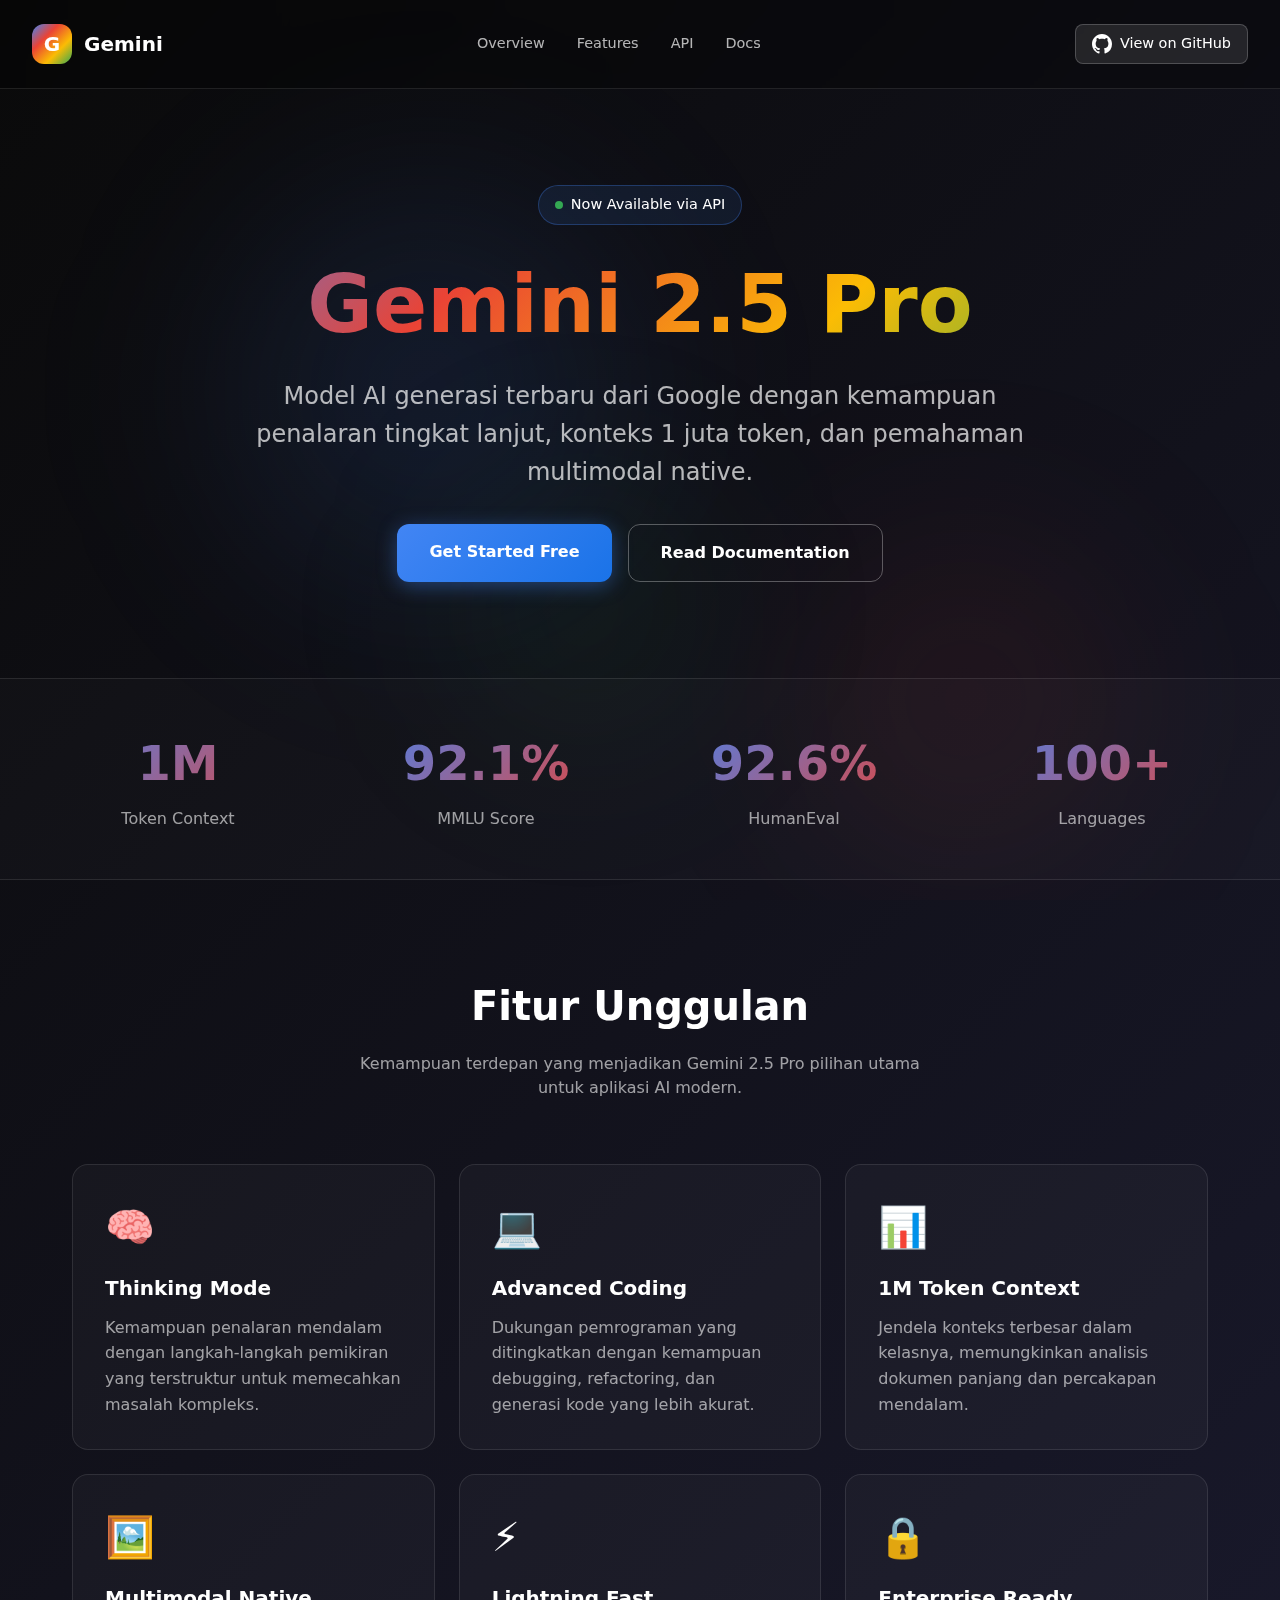
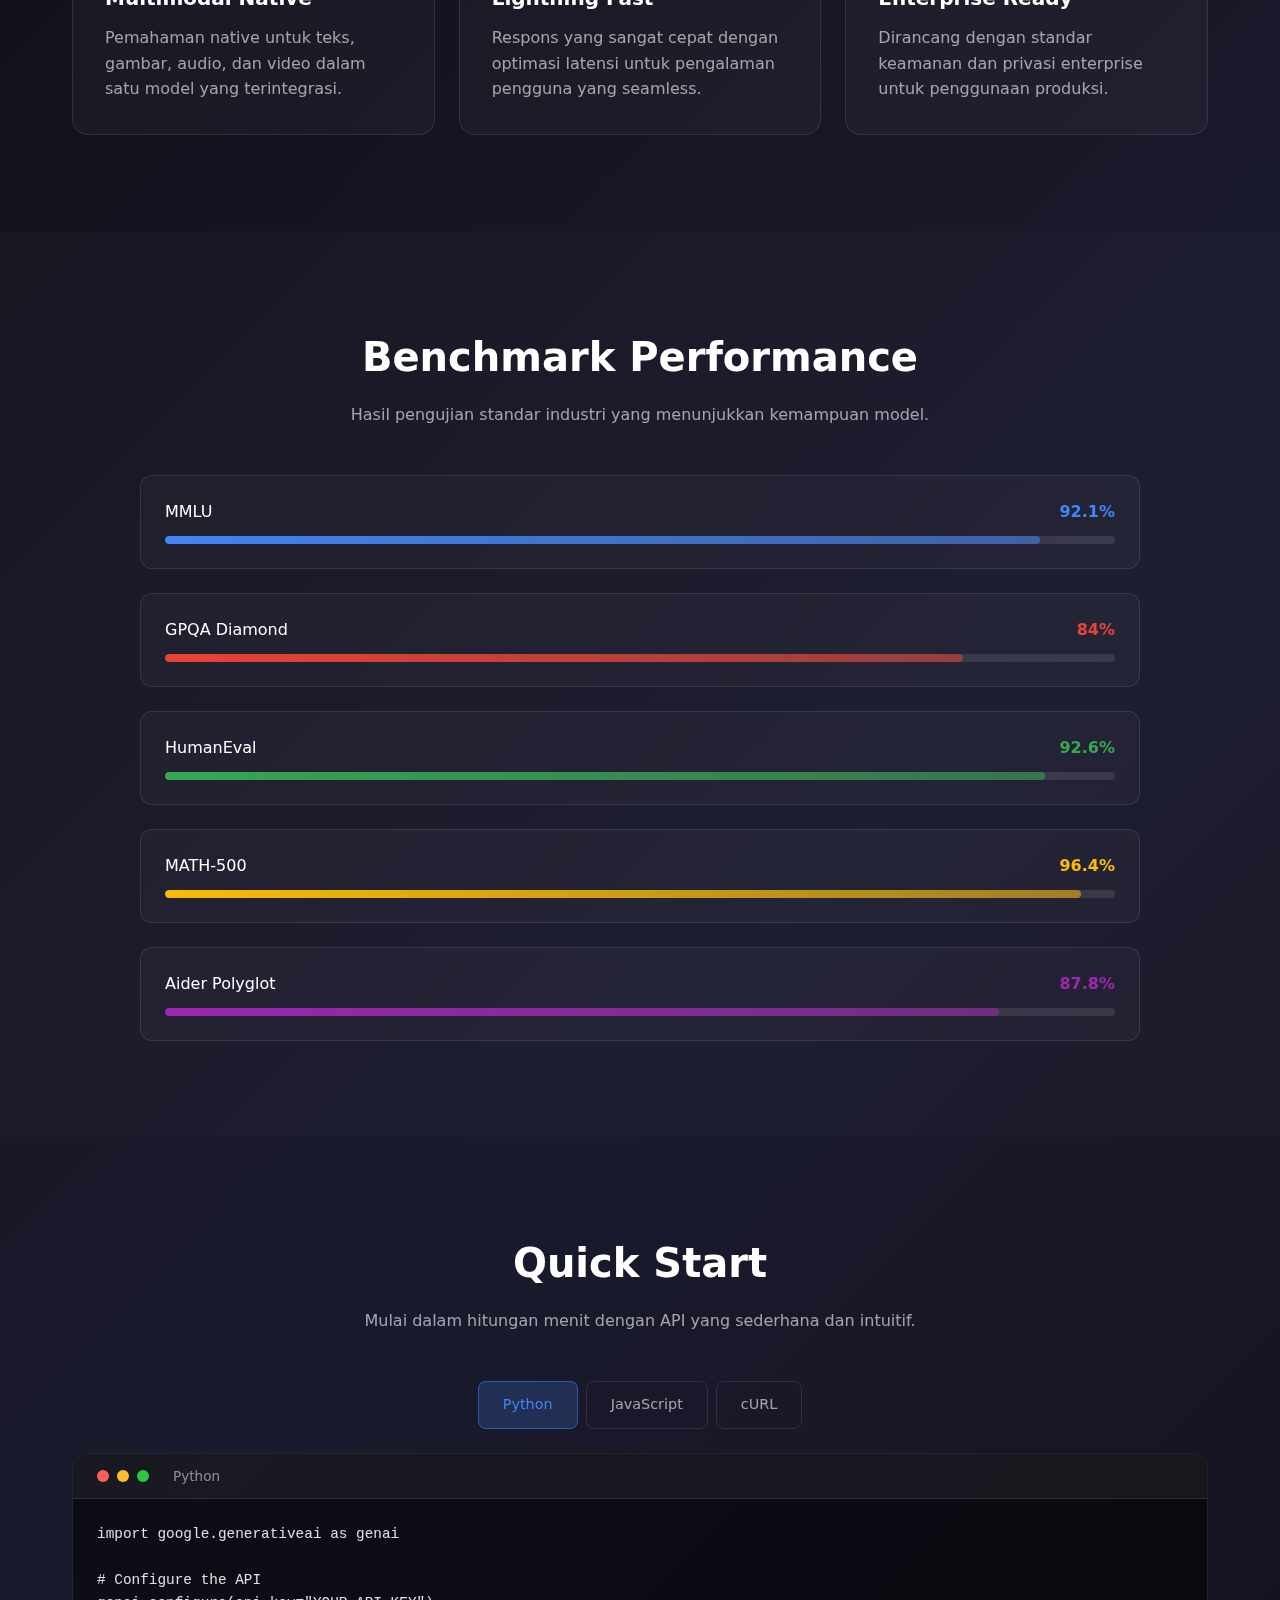
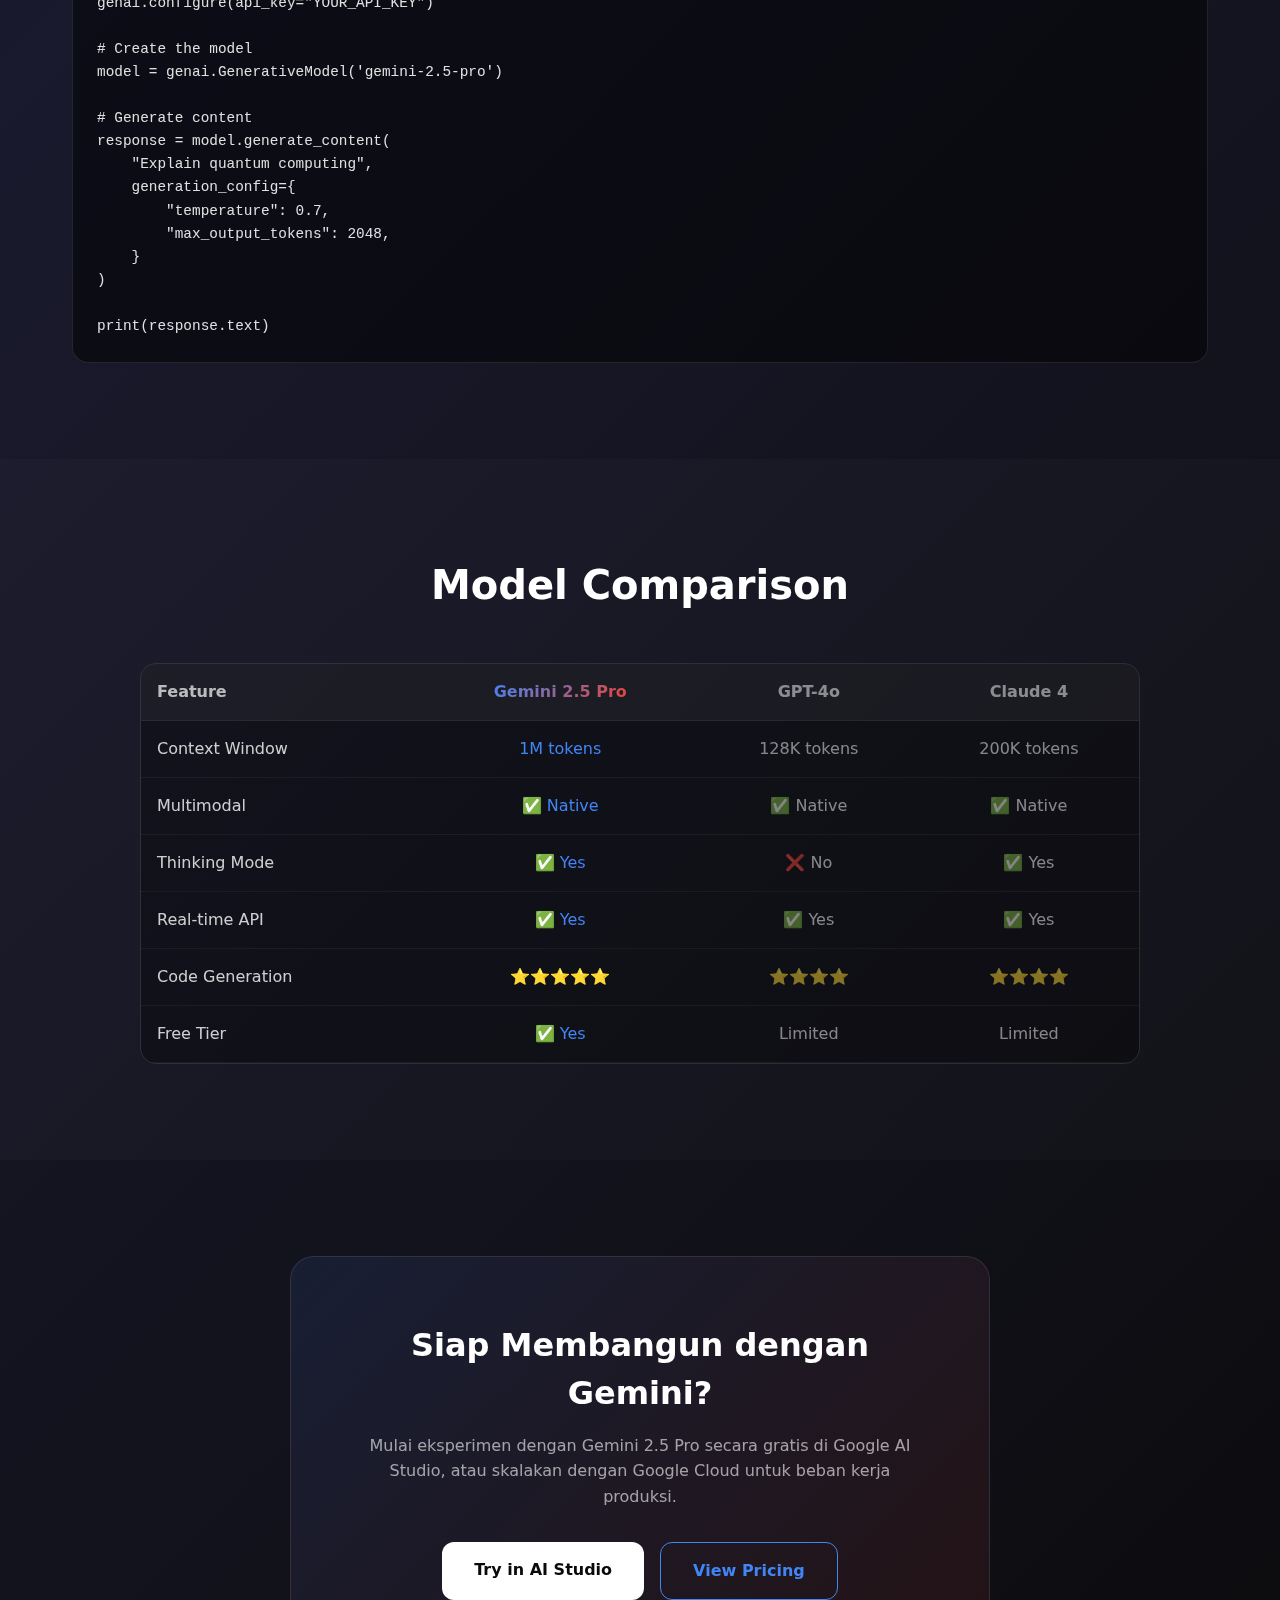
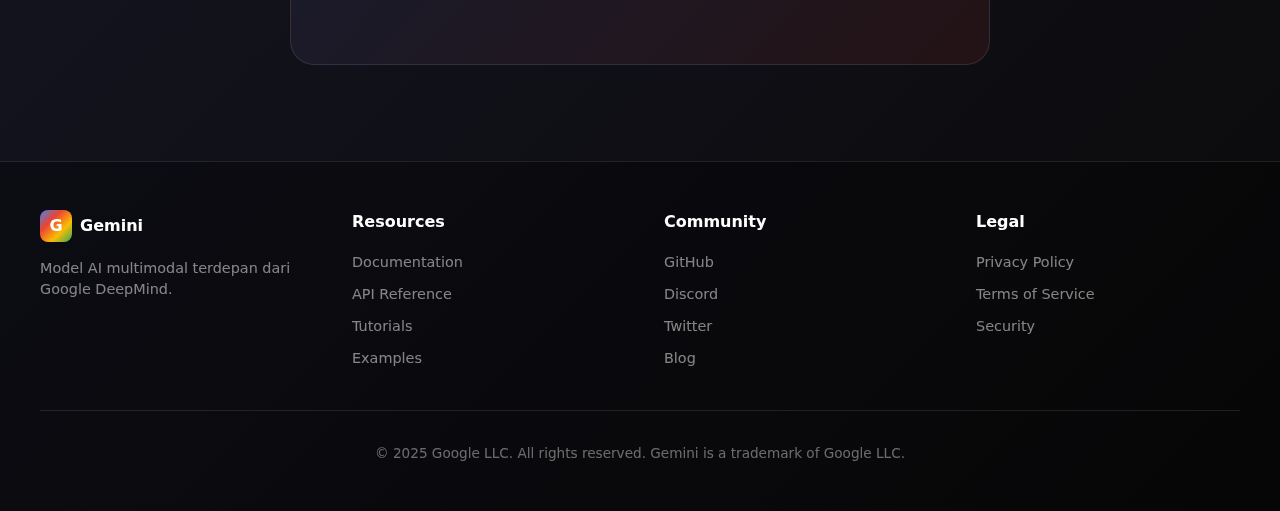
<file: index.html>
<!DOCTYPE html><!--3S3O3xPqsuQMFTsz2J3DB--><html lang="en"><head><meta charSet="utf-8"/><meta name="viewport" content="width=device-width, initial-scale=1"/><link rel="preload" href="/_next/static/media/797e433ab948586e-s.p.dbea232f.woff2" as="font" crossorigin="" type="font/woff2"/><link rel="preload" href="/_next/static/media/caa3a2e1cccd8315-s.p.853070df.woff2" as="font" crossorigin="" type="font/woff2"/><link rel="stylesheet" href="/_next/static/chunks/d32bd2527de8cbc5.css" data-precedence="next"/><link rel="preload" as="script" fetchPriority="low" href="/_next/static/chunks/c39637bc9d8cb116.js"/><script src="/_next/static/chunks/771dedee3f5e1621.js" async=""></script><script src="/_next/static/chunks/e461e3027eb348df.js" async=""></script><script src="/_next/static/chunks/turbopack-e912185b864304f5.js" async=""></script><script src="/_next/static/chunks/2f236954d6a65e12.js" async=""></script><script src="/_next/static/chunks/e0d8850ff5d473f5.js" async=""></script><script src="/_next/static/chunks/67b3d73019b24e24.js" async=""></script><meta name="next-size-adjust" content=""/><title>Z.ai Code Scaffold - AI-Powered Development</title><meta name="description" content="Modern Next.js scaffold optimized for AI-powered development with Z.ai. Built with TypeScript, Tailwind CSS, and shadcn/ui."/><meta name="author" content="Z.ai Team"/><meta name="keywords" content="Z.ai,Next.js,TypeScript,Tailwind CSS,shadcn/ui,AI development,React"/><meta property="og:title" content="Z.ai Code Scaffold"/><meta property="og:description" content="AI-powered development with modern React stack"/><meta property="og:url" content="https://chat.z.ai"/><meta property="og:site_name" content="Z.ai"/><meta property="og:type" content="website"/><meta name="twitter:card" content="summary_large_image"/><meta name="twitter:title" content="Z.ai Code Scaffold"/><meta name="twitter:description" content="AI-powered development with modern React stack"/><link rel="icon" href="https://z-cdn.chatglm.cn/z-ai/static/logo.svg"/><script src="/_next/static/chunks/664adc71bc2617c2.js" noModule=""></script></head><body class="geist_a71539c9-module__T19VSG__variable geist_mono_8d43a2aa-module__8Li5zG__variable antialiased bg-background text-foreground"><div hidden=""><!--$--><!--/$--></div><div style="min-height:100vh;background:linear-gradient(135deg, #0a0a0a 0%, #1a1a2e 50%, #0a0a0a 100%);color:#ffffff;font-family:system-ui, -apple-system, sans-serif" class="jsx-9fbd1ec86568445b"><div style="position:fixed;top:0;left:0;right:0;bottom:0;overflow:hidden;z-index:0;pointer-events:none" class="jsx-9fbd1ec86568445b"><div style="position:absolute;top:10%;left:10%;width:600px;height:600px;background:radial-gradient(circle, rgba(66, 133, 244, 0.15) 0%, transparent 70%);border-radius:50%;filter:blur(80px);animation:pulse 8s ease-in-out infinite" class="jsx-9fbd1ec86568445b"></div><div style="position:absolute;top:50%;right:5%;width:500px;height:500px;background:radial-gradient(circle, rgba(234, 67, 53, 0.1) 0%, transparent 70%);border-radius:50%;filter:blur(80px);animation:pulse 10s ease-in-out infinite reverse" class="jsx-9fbd1ec86568445b"></div><div style="position:absolute;bottom:10%;left:30%;width:400px;height:400px;background:radial-gradient(circle, rgba(52, 168, 83, 0.1) 0%, transparent 70%);border-radius:50%;filter:blur(80px);animation:pulse 12s ease-in-out infinite" class="jsx-9fbd1ec86568445b"></div></div><div style="position:relative;z-index:1" class="jsx-9fbd1ec86568445b"><header style="padding:1.5rem 2rem;display:flex;justify-content:space-between;align-items:center;border-bottom:1px solid rgba(255, 255, 255, 0.1);backdrop-filter:blur(10px);background:rgba(0, 0, 0, 0.3)" class="jsx-9fbd1ec86568445b"><div style="display:flex;align-items:center;gap:0.75rem" class="jsx-9fbd1ec86568445b"><div style="width:40px;height:40px;background:linear-gradient(135deg, #4285f4, #ea4335, #fbbc04, #34a853);border-radius:12px;display:flex;align-items:center;justify-content:center;font-size:20px;font-weight:bold" class="jsx-9fbd1ec86568445b">G</div><span style="font-size:1.25rem;font-weight:600" class="jsx-9fbd1ec86568445b">Gemini</span></div><nav style="display:flex;gap:2rem" class="jsx-9fbd1ec86568445b"><a href="#overview" style="color:rgba(255, 255, 255, 0.7);text-decoration:none;font-size:0.9rem;transition:color 0.3s" class="jsx-9fbd1ec86568445b">Overview</a><a href="#features" style="color:rgba(255, 255, 255, 0.7);text-decoration:none;font-size:0.9rem;transition:color 0.3s" class="jsx-9fbd1ec86568445b">Features</a><a href="#api" style="color:rgba(255, 255, 255, 0.7);text-decoration:none;font-size:0.9rem;transition:color 0.3s" class="jsx-9fbd1ec86568445b">API</a><a href="#docs" style="color:rgba(255, 255, 255, 0.7);text-decoration:none;font-size:0.9rem;transition:color 0.3s" class="jsx-9fbd1ec86568445b">Docs</a></nav><a href="https://github.com" target="_blank" rel="noopener noreferrer" style="display:flex;align-items:center;gap:0.5rem;background:rgba(255, 255, 255, 0.1);padding:0.5rem 1rem;border-radius:8px;color:#fff;text-decoration:none;font-size:0.9rem;border:1px solid rgba(255, 255, 255, 0.2);transition:all 0.3s" class="jsx-9fbd1ec86568445b"><svg height="20" width="20" viewBox="0 0 16 16" fill="currentColor" class="jsx-9fbd1ec86568445b"><path d="M8 0C3.58 0 0 3.58 0 8c0 3.54 2.29 6.53 5.47 7.59.4.07.55-.17.55-.38 0-.19-.01-.82-.01-1.49-2.01.37-2.53-.49-2.69-.94-.09-.23-.48-.94-.82-1.13-.28-.15-.68-.52-.01-.53.63-.01 1.08.58 1.23.82.72 1.21 1.87.87 2.33.66.07-.52.28-.87.51-1.07-1.78-.2-3.64-.89-3.64-3.95 0-.87.31-1.59.82-2.15-.08-.2-.36-1.02.08-2.12 0 0 .67-.21 2.2.82.64-.18 1.32-.27 2-.27.68 0 1.36.09 2 .27 1.53-1.04 2.2-.82 2.2-.82.44 1.1.16 1.92.08 2.12.51.56.82 1.27.82 2.15 0 3.07-1.87 3.75-3.65 3.95.29.25.54.73.54 1.48 0 1.07-.01 1.93-.01 2.2 0 .21.15.46.55.38A8.013 8.013 0 0016 8c0-4.42-3.58-8-8-8z" class="jsx-9fbd1ec86568445b"></path></svg>View on GitHub</a></header><section style="padding:6rem 2rem;text-align:center;max-width:1200px;margin:0 auto" class="jsx-9fbd1ec86568445b"><div style="opacity:1;transform:translateY(0);transition:all 0.8s ease-out" class="jsx-9fbd1ec86568445b"><div style="display:inline-flex;align-items:center;gap:0.5rem;background:rgba(66, 133, 244, 0.1);border:1px solid rgba(66, 133, 244, 0.3);padding:0.5rem 1rem;border-radius:50px;margin-bottom:2rem;font-size:0.9rem" class="jsx-9fbd1ec86568445b"><span style="background:#34a853;width:8px;height:8px;border-radius:50%" class="jsx-9fbd1ec86568445b"></span>Now Available via API</div><h1 style="font-size:clamp(3rem, 8vw, 5rem);font-weight:700;margin-bottom:1.5rem;background:linear-gradient(135deg, #4285f4, #ea4335, #fbbc04, #34a853);-webkit-background-clip:text;-webkit-text-fill-color:transparent;background-clip:text;line-height:1.2" class="jsx-9fbd1ec86568445b">Gemini 2.5 Pro</h1><p style="font-size:1.5rem;color:rgba(255, 255, 255, 0.7);max-width:800px;margin:0 auto 2rem;line-height:1.6" class="jsx-9fbd1ec86568445b">Model AI generasi terbaru dari Google dengan kemampuan penalaran tingkat lanjut, konteks 1 juta token, dan pemahaman multimodal native.</p><div style="display:flex;gap:1rem;justify-content:center;flex-wrap:wrap" class="jsx-9fbd1ec86568445b"><a href="https://aistudio.google.com/" target="_blank" rel="noopener noreferrer" style="background:linear-gradient(135deg, #4285f4, #1a73e8);color:#fff;border:none;padding:1rem 2rem;border-radius:12px;font-size:1rem;font-weight:600;cursor:pointer;transition:all 0.3s;box-shadow:0 4px 20px rgba(66, 133, 244, 0.4);text-decoration:none;display:inline-block" class="jsx-9fbd1ec86568445b">Get Started Free</a><a href="https://ai.google.dev/gemini-api/docs" target="_blank" rel="noopener noreferrer" style="background:transparent;color:#fff;border:1px solid rgba(255, 255, 255, 0.3);padding:1rem 2rem;border-radius:12px;font-size:1rem;font-weight:600;cursor:pointer;transition:all 0.3s;text-decoration:none;display:inline-block" class="jsx-9fbd1ec86568445b">Read Documentation</a></div></div></section><section style="padding:3rem 2rem;background:rgba(255, 255, 255, 0.02);border-top:1px solid rgba(255, 255, 255, 0.1);border-bottom:1px solid rgba(255, 255, 255, 0.1)" class="jsx-9fbd1ec86568445b"><div style="max-width:1200px;margin:0 auto;display:grid;grid-template-columns:repeat(auto-fit, minmax(200px, 1fr));gap:2rem;text-align:center" class="jsx-9fbd1ec86568445b"><div class="jsx-9fbd1ec86568445b"><div style="font-size:3rem;font-weight:700;background:linear-gradient(135deg, #4285f4, #ea4335);-webkit-background-clip:text;-webkit-text-fill-color:transparent;background-clip:text" class="jsx-9fbd1ec86568445b">1M</div><div style="color:rgba(255, 255, 255, 0.6);margin-top:0.5rem" class="jsx-9fbd1ec86568445b">Token Context</div></div><div class="jsx-9fbd1ec86568445b"><div style="font-size:3rem;font-weight:700;background:linear-gradient(135deg, #4285f4, #ea4335);-webkit-background-clip:text;-webkit-text-fill-color:transparent;background-clip:text" class="jsx-9fbd1ec86568445b">92.1%</div><div style="color:rgba(255, 255, 255, 0.6);margin-top:0.5rem" class="jsx-9fbd1ec86568445b">MMLU Score</div></div><div class="jsx-9fbd1ec86568445b"><div style="font-size:3rem;font-weight:700;background:linear-gradient(135deg, #4285f4, #ea4335);-webkit-background-clip:text;-webkit-text-fill-color:transparent;background-clip:text" class="jsx-9fbd1ec86568445b">92.6%</div><div style="color:rgba(255, 255, 255, 0.6);margin-top:0.5rem" class="jsx-9fbd1ec86568445b">HumanEval</div></div><div class="jsx-9fbd1ec86568445b"><div style="font-size:3rem;font-weight:700;background:linear-gradient(135deg, #4285f4, #ea4335);-webkit-background-clip:text;-webkit-text-fill-color:transparent;background-clip:text" class="jsx-9fbd1ec86568445b">100+</div><div style="color:rgba(255, 255, 255, 0.6);margin-top:0.5rem" class="jsx-9fbd1ec86568445b">Languages</div></div></div></section><section id="features" style="padding:6rem 2rem;max-width:1200px;margin:0 auto" class="jsx-9fbd1ec86568445b"><h2 style="font-size:2.5rem;font-weight:700;text-align:center;margin-bottom:1rem" class="jsx-9fbd1ec86568445b">Fitur Unggulan</h2><p style="text-align:center;color:rgba(255, 255, 255, 0.6);margin-bottom:4rem;max-width:600px;margin:0 auto 4rem" class="jsx-9fbd1ec86568445b">Kemampuan terdepan yang menjadikan Gemini 2.5 Pro pilihan utama untuk aplikasi AI modern.</p><div style="display:grid;grid-template-columns:repeat(auto-fit, minmax(350px, 1fr));gap:1.5rem" class="jsx-9fbd1ec86568445b"><div style="background:rgba(255, 255, 255, 0.03);border:1px solid rgba(255, 255, 255, 0.1);border-radius:16px;padding:2rem;transition:all 0.3s;cursor:pointer" class="jsx-9fbd1ec86568445b"><div style="font-size:2.5rem;margin-bottom:1rem" class="jsx-9fbd1ec86568445b">🧠</div><h3 style="font-size:1.25rem;font-weight:600;margin-bottom:0.75rem" class="jsx-9fbd1ec86568445b">Thinking Mode</h3><p style="color:rgba(255, 255, 255, 0.6);line-height:1.6" class="jsx-9fbd1ec86568445b">Kemampuan penalaran mendalam dengan langkah-langkah pemikiran yang terstruktur untuk memecahkan masalah kompleks.</p></div><div style="background:rgba(255, 255, 255, 0.03);border:1px solid rgba(255, 255, 255, 0.1);border-radius:16px;padding:2rem;transition:all 0.3s;cursor:pointer" class="jsx-9fbd1ec86568445b"><div style="font-size:2.5rem;margin-bottom:1rem" class="jsx-9fbd1ec86568445b">💻</div><h3 style="font-size:1.25rem;font-weight:600;margin-bottom:0.75rem" class="jsx-9fbd1ec86568445b">Advanced Coding</h3><p style="color:rgba(255, 255, 255, 0.6);line-height:1.6" class="jsx-9fbd1ec86568445b">Dukungan pemrograman yang ditingkatkan dengan kemampuan debugging, refactoring, dan generasi kode yang lebih akurat.</p></div><div style="background:rgba(255, 255, 255, 0.03);border:1px solid rgba(255, 255, 255, 0.1);border-radius:16px;padding:2rem;transition:all 0.3s;cursor:pointer" class="jsx-9fbd1ec86568445b"><div style="font-size:2.5rem;margin-bottom:1rem" class="jsx-9fbd1ec86568445b">📊</div><h3 style="font-size:1.25rem;font-weight:600;margin-bottom:0.75rem" class="jsx-9fbd1ec86568445b">1M Token Context</h3><p style="color:rgba(255, 255, 255, 0.6);line-height:1.6" class="jsx-9fbd1ec86568445b">Jendela konteks terbesar dalam kelasnya, memungkinkan analisis dokumen panjang dan percakapan mendalam.</p></div><div style="background:rgba(255, 255, 255, 0.03);border:1px solid rgba(255, 255, 255, 0.1);border-radius:16px;padding:2rem;transition:all 0.3s;cursor:pointer" class="jsx-9fbd1ec86568445b"><div style="font-size:2.5rem;margin-bottom:1rem" class="jsx-9fbd1ec86568445b">🖼️</div><h3 style="font-size:1.25rem;font-weight:600;margin-bottom:0.75rem" class="jsx-9fbd1ec86568445b">Multimodal Native</h3><p style="color:rgba(255, 255, 255, 0.6);line-height:1.6" class="jsx-9fbd1ec86568445b">Pemahaman native untuk teks, gambar, audio, dan video dalam satu model yang terintegrasi.</p></div><div style="background:rgba(255, 255, 255, 0.03);border:1px solid rgba(255, 255, 255, 0.1);border-radius:16px;padding:2rem;transition:all 0.3s;cursor:pointer" class="jsx-9fbd1ec86568445b"><div style="font-size:2.5rem;margin-bottom:1rem" class="jsx-9fbd1ec86568445b">⚡</div><h3 style="font-size:1.25rem;font-weight:600;margin-bottom:0.75rem" class="jsx-9fbd1ec86568445b">Lightning Fast</h3><p style="color:rgba(255, 255, 255, 0.6);line-height:1.6" class="jsx-9fbd1ec86568445b">Respons yang sangat cepat dengan optimasi latensi untuk pengalaman pengguna yang seamless.</p></div><div style="background:rgba(255, 255, 255, 0.03);border:1px solid rgba(255, 255, 255, 0.1);border-radius:16px;padding:2rem;transition:all 0.3s;cursor:pointer" class="jsx-9fbd1ec86568445b"><div style="font-size:2.5rem;margin-bottom:1rem" class="jsx-9fbd1ec86568445b">🔒</div><h3 style="font-size:1.25rem;font-weight:600;margin-bottom:0.75rem" class="jsx-9fbd1ec86568445b">Enterprise Ready</h3><p style="color:rgba(255, 255, 255, 0.6);line-height:1.6" class="jsx-9fbd1ec86568445b">Dirancang dengan standar keamanan dan privasi enterprise untuk penggunaan produksi.</p></div></div></section><section style="padding:6rem 2rem;background:rgba(255, 255, 255, 0.02)" class="jsx-9fbd1ec86568445b"><div style="max-width:1000px;margin:0 auto" class="jsx-9fbd1ec86568445b"><h2 style="font-size:2.5rem;font-weight:700;text-align:center;margin-bottom:1rem" class="jsx-9fbd1ec86568445b">Benchmark Performance</h2><p style="text-align:center;color:rgba(255, 255, 255, 0.6);margin-bottom:3rem" class="jsx-9fbd1ec86568445b">Hasil pengujian standar industri yang menunjukkan kemampuan model.</p><div style="display:flex;flex-direction:column;gap:1.5rem" class="jsx-9fbd1ec86568445b"><div style="background:rgba(255, 255, 255, 0.03);border-radius:12px;padding:1.5rem;border:1px solid rgba(255, 255, 255, 0.1)" class="jsx-9fbd1ec86568445b"><div style="display:flex;justify-content:space-between;margin-bottom:0.75rem" class="jsx-9fbd1ec86568445b"><span style="font-weight:500" class="jsx-9fbd1ec86568445b">MMLU</span><span style="color:#4285f4;font-weight:600" class="jsx-9fbd1ec86568445b">92.1<!-- -->%</span></div><div style="background:rgba(255, 255, 255, 0.1);border-radius:8px;height:8px;overflow:hidden" class="jsx-9fbd1ec86568445b"><div style="background:linear-gradient(90deg, #4285f4, #4285f488);height:100%;width:92.1%;border-radius:8px;transition:width 1s ease-out" class="jsx-9fbd1ec86568445b"></div></div></div><div style="background:rgba(255, 255, 255, 0.03);border-radius:12px;padding:1.5rem;border:1px solid rgba(255, 255, 255, 0.1)" class="jsx-9fbd1ec86568445b"><div style="display:flex;justify-content:space-between;margin-bottom:0.75rem" class="jsx-9fbd1ec86568445b"><span style="font-weight:500" class="jsx-9fbd1ec86568445b">GPQA Diamond</span><span style="color:#ea4335;font-weight:600" class="jsx-9fbd1ec86568445b">84<!-- -->%</span></div><div style="background:rgba(255, 255, 255, 0.1);border-radius:8px;height:8px;overflow:hidden" class="jsx-9fbd1ec86568445b"><div style="background:linear-gradient(90deg, #ea4335, #ea433588);height:100%;width:84%;border-radius:8px;transition:width 1s ease-out" class="jsx-9fbd1ec86568445b"></div></div></div><div style="background:rgba(255, 255, 255, 0.03);border-radius:12px;padding:1.5rem;border:1px solid rgba(255, 255, 255, 0.1)" class="jsx-9fbd1ec86568445b"><div style="display:flex;justify-content:space-between;margin-bottom:0.75rem" class="jsx-9fbd1ec86568445b"><span style="font-weight:500" class="jsx-9fbd1ec86568445b">HumanEval</span><span style="color:#34a853;font-weight:600" class="jsx-9fbd1ec86568445b">92.6<!-- -->%</span></div><div style="background:rgba(255, 255, 255, 0.1);border-radius:8px;height:8px;overflow:hidden" class="jsx-9fbd1ec86568445b"><div style="background:linear-gradient(90deg, #34a853, #34a85388);height:100%;width:92.6%;border-radius:8px;transition:width 1s ease-out" class="jsx-9fbd1ec86568445b"></div></div></div><div style="background:rgba(255, 255, 255, 0.03);border-radius:12px;padding:1.5rem;border:1px solid rgba(255, 255, 255, 0.1)" class="jsx-9fbd1ec86568445b"><div style="display:flex;justify-content:space-between;margin-bottom:0.75rem" class="jsx-9fbd1ec86568445b"><span style="font-weight:500" class="jsx-9fbd1ec86568445b">MATH-500</span><span style="color:#fbbc04;font-weight:600" class="jsx-9fbd1ec86568445b">96.4<!-- -->%</span></div><div style="background:rgba(255, 255, 255, 0.1);border-radius:8px;height:8px;overflow:hidden" class="jsx-9fbd1ec86568445b"><div style="background:linear-gradient(90deg, #fbbc04, #fbbc0488);height:100%;width:96.4%;border-radius:8px;transition:width 1s ease-out" class="jsx-9fbd1ec86568445b"></div></div></div><div style="background:rgba(255, 255, 255, 0.03);border-radius:12px;padding:1.5rem;border:1px solid rgba(255, 255, 255, 0.1)" class="jsx-9fbd1ec86568445b"><div style="display:flex;justify-content:space-between;margin-bottom:0.75rem" class="jsx-9fbd1ec86568445b"><span style="font-weight:500" class="jsx-9fbd1ec86568445b">Aider Polyglot</span><span style="color:#9c27b0;font-weight:600" class="jsx-9fbd1ec86568445b">87.8<!-- -->%</span></div><div style="background:rgba(255, 255, 255, 0.1);border-radius:8px;height:8px;overflow:hidden" class="jsx-9fbd1ec86568445b"><div style="background:linear-gradient(90deg, #9c27b0, #9c27b088);height:100%;width:87.8%;border-radius:8px;transition:width 1s ease-out" class="jsx-9fbd1ec86568445b"></div></div></div></div></div></section><section id="api" style="padding:6rem 2rem;max-width:1200px;margin:0 auto" class="jsx-9fbd1ec86568445b"><h2 style="font-size:2.5rem;font-weight:700;text-align:center;margin-bottom:1rem" class="jsx-9fbd1ec86568445b">Quick Start</h2><p style="text-align:center;color:rgba(255, 255, 255, 0.6);margin-bottom:3rem" class="jsx-9fbd1ec86568445b">Mulai dalam hitungan menit dengan API yang sederhana dan intuitif.</p><div style="display:flex;gap:0.5rem;justify-content:center;margin-bottom:1.5rem;flex-wrap:wrap" class="jsx-9fbd1ec86568445b"><button style="background:rgba(66, 133, 244, 0.2);border:1px solid rgba(66, 133, 244, 0.5);color:#4285f4;padding:0.75rem 1.5rem;border-radius:8px;cursor:pointer;font-size:0.9rem;font-weight:500;transition:all 0.3s" class="jsx-9fbd1ec86568445b">Python</button><button style="background:transparent;border:1px solid rgba(255, 255, 255, 0.1);color:rgba(255, 255, 255, 0.6);padding:0.75rem 1.5rem;border-radius:8px;cursor:pointer;font-size:0.9rem;font-weight:500;transition:all 0.3s" class="jsx-9fbd1ec86568445b">JavaScript</button><button style="background:transparent;border:1px solid rgba(255, 255, 255, 0.1);color:rgba(255, 255, 255, 0.6);padding:0.75rem 1.5rem;border-radius:8px;cursor:pointer;font-size:0.9rem;font-weight:500;transition:all 0.3s" class="jsx-9fbd1ec86568445b">cURL</button></div><div style="background:rgba(0, 0, 0, 0.5);border:1px solid rgba(255, 255, 255, 0.1);border-radius:16px;overflow:hidden" class="jsx-9fbd1ec86568445b"><div style="background:rgba(255, 255, 255, 0.05);padding:0.75rem 1.5rem;border-bottom:1px solid rgba(255, 255, 255, 0.1);display:flex;align-items:center;gap:0.5rem" class="jsx-9fbd1ec86568445b"><div style="width:12px;height:12px;border-radius:50%;background:#ff5f57" class="jsx-9fbd1ec86568445b"></div><div style="width:12px;height:12px;border-radius:50%;background:#febc2e" class="jsx-9fbd1ec86568445b"></div><div style="width:12px;height:12px;border-radius:50%;background:#28c840" class="jsx-9fbd1ec86568445b"></div><span style="margin-left:1rem;color:rgba(255, 255, 255, 0.5);font-size:0.85rem" class="jsx-9fbd1ec86568445b">Python</span></div><pre style="padding:1.5rem;margin:0;overflow:auto;font-size:0.9rem;line-height:1.6;color:#e0e0e0" class="jsx-9fbd1ec86568445b"><code class="jsx-9fbd1ec86568445b">import google.generativeai as genai

# Configure the API
genai.configure(api_key=&quot;YOUR_API_KEY&quot;)

# Create the model
model = genai.GenerativeModel(&#x27;gemini-2.5-pro&#x27;)

# Generate content
response = model.generate_content(
    &quot;Explain quantum computing&quot;,
    generation_config={
        &quot;temperature&quot;: 0.7,
        &quot;max_output_tokens&quot;: 2048,
    }
)

print(response.text)</code></pre></div></section><section style="padding:6rem 2rem;background:rgba(255, 255, 255, 0.02)" class="jsx-9fbd1ec86568445b"><div style="max-width:1000px;margin:0 auto" class="jsx-9fbd1ec86568445b"><h2 style="font-size:2.5rem;font-weight:700;text-align:center;margin-bottom:3rem" class="jsx-9fbd1ec86568445b">Model Comparison</h2><div style="overflow-x:auto;border-radius:16px;border:1px solid rgba(255, 255, 255, 0.1)" class="jsx-9fbd1ec86568445b"><table style="width:100%;border-collapse:collapse;background:rgba(0, 0, 0, 0.3)" class="jsx-9fbd1ec86568445b"><thead class="jsx-9fbd1ec86568445b"><tr style="background:rgba(255, 255, 255, 0.05)" class="jsx-9fbd1ec86568445b"><th style="padding:1rem;text-align:left;border-bottom:1px solid rgba(255, 255, 255, 0.1);color:rgba(255, 255, 255, 0.7)" class="jsx-9fbd1ec86568445b">Feature</th><th style="padding:1rem;text-align:center;border-bottom:1px solid rgba(255, 255, 255, 0.1)" class="jsx-9fbd1ec86568445b"><span style="background:linear-gradient(135deg, #4285f4, #ea4335);-webkit-background-clip:text;-webkit-text-fill-color:transparent;font-weight:700" class="jsx-9fbd1ec86568445b">Gemini 2.5 Pro</span></th><th style="padding:1rem;text-align:center;border-bottom:1px solid rgba(255, 255, 255, 0.1);color:rgba(255, 255, 255, 0.5)" class="jsx-9fbd1ec86568445b">GPT-4o</th><th style="padding:1rem;text-align:center;border-bottom:1px solid rgba(255, 255, 255, 0.1);color:rgba(255, 255, 255, 0.5)" class="jsx-9fbd1ec86568445b">Claude 4</th></tr></thead><tbody class="jsx-9fbd1ec86568445b"><tr class="jsx-9fbd1ec86568445b"><td style="padding:1rem;border-bottom:1px solid rgba(255, 255, 255, 0.05);color:rgba(255, 255, 255, 0.8)" class="jsx-9fbd1ec86568445b">Context Window</td><td style="padding:1rem;text-align:center;border-bottom:1px solid rgba(255, 255, 255, 0.05);color:#4285f4;font-weight:500" class="jsx-9fbd1ec86568445b">1M tokens</td><td style="padding:1rem;text-align:center;border-bottom:1px solid rgba(255, 255, 255, 0.05);color:rgba(255, 255, 255, 0.5)" class="jsx-9fbd1ec86568445b">128K tokens</td><td style="padding:1rem;text-align:center;border-bottom:1px solid rgba(255, 255, 255, 0.05);color:rgba(255, 255, 255, 0.5)" class="jsx-9fbd1ec86568445b">200K tokens</td></tr><tr class="jsx-9fbd1ec86568445b"><td style="padding:1rem;border-bottom:1px solid rgba(255, 255, 255, 0.05);color:rgba(255, 255, 255, 0.8)" class="jsx-9fbd1ec86568445b">Multimodal</td><td style="padding:1rem;text-align:center;border-bottom:1px solid rgba(255, 255, 255, 0.05);color:#4285f4;font-weight:500" class="jsx-9fbd1ec86568445b">✅ Native</td><td style="padding:1rem;text-align:center;border-bottom:1px solid rgba(255, 255, 255, 0.05);color:rgba(255, 255, 255, 0.5)" class="jsx-9fbd1ec86568445b">✅ Native</td><td style="padding:1rem;text-align:center;border-bottom:1px solid rgba(255, 255, 255, 0.05);color:rgba(255, 255, 255, 0.5)" class="jsx-9fbd1ec86568445b">✅ Native</td></tr><tr class="jsx-9fbd1ec86568445b"><td style="padding:1rem;border-bottom:1px solid rgba(255, 255, 255, 0.05);color:rgba(255, 255, 255, 0.8)" class="jsx-9fbd1ec86568445b">Thinking Mode</td><td style="padding:1rem;text-align:center;border-bottom:1px solid rgba(255, 255, 255, 0.05);color:#4285f4;font-weight:500" class="jsx-9fbd1ec86568445b">✅ Yes</td><td style="padding:1rem;text-align:center;border-bottom:1px solid rgba(255, 255, 255, 0.05);color:rgba(255, 255, 255, 0.5)" class="jsx-9fbd1ec86568445b">❌ No</td><td style="padding:1rem;text-align:center;border-bottom:1px solid rgba(255, 255, 255, 0.05);color:rgba(255, 255, 255, 0.5)" class="jsx-9fbd1ec86568445b">✅ Yes</td></tr><tr class="jsx-9fbd1ec86568445b"><td style="padding:1rem;border-bottom:1px solid rgba(255, 255, 255, 0.05);color:rgba(255, 255, 255, 0.8)" class="jsx-9fbd1ec86568445b">Real-time API</td><td style="padding:1rem;text-align:center;border-bottom:1px solid rgba(255, 255, 255, 0.05);color:#4285f4;font-weight:500" class="jsx-9fbd1ec86568445b">✅ Yes</td><td style="padding:1rem;text-align:center;border-bottom:1px solid rgba(255, 255, 255, 0.05);color:rgba(255, 255, 255, 0.5)" class="jsx-9fbd1ec86568445b">✅ Yes</td><td style="padding:1rem;text-align:center;border-bottom:1px solid rgba(255, 255, 255, 0.05);color:rgba(255, 255, 255, 0.5)" class="jsx-9fbd1ec86568445b">✅ Yes</td></tr><tr class="jsx-9fbd1ec86568445b"><td style="padding:1rem;border-bottom:1px solid rgba(255, 255, 255, 0.05);color:rgba(255, 255, 255, 0.8)" class="jsx-9fbd1ec86568445b">Code Generation</td><td style="padding:1rem;text-align:center;border-bottom:1px solid rgba(255, 255, 255, 0.05);color:#4285f4;font-weight:500" class="jsx-9fbd1ec86568445b">⭐⭐⭐⭐⭐</td><td style="padding:1rem;text-align:center;border-bottom:1px solid rgba(255, 255, 255, 0.05);color:rgba(255, 255, 255, 0.5)" class="jsx-9fbd1ec86568445b">⭐⭐⭐⭐</td><td style="padding:1rem;text-align:center;border-bottom:1px solid rgba(255, 255, 255, 0.05);color:rgba(255, 255, 255, 0.5)" class="jsx-9fbd1ec86568445b">⭐⭐⭐⭐</td></tr><tr class="jsx-9fbd1ec86568445b"><td style="padding:1rem;border-bottom:1px solid rgba(255, 255, 255, 0.05);color:rgba(255, 255, 255, 0.8)" class="jsx-9fbd1ec86568445b">Free Tier</td><td style="padding:1rem;text-align:center;border-bottom:1px solid rgba(255, 255, 255, 0.05);color:#4285f4;font-weight:500" class="jsx-9fbd1ec86568445b">✅ Yes</td><td style="padding:1rem;text-align:center;border-bottom:1px solid rgba(255, 255, 255, 0.05);color:rgba(255, 255, 255, 0.5)" class="jsx-9fbd1ec86568445b">Limited</td><td style="padding:1rem;text-align:center;border-bottom:1px solid rgba(255, 255, 255, 0.05);color:rgba(255, 255, 255, 0.5)" class="jsx-9fbd1ec86568445b">Limited</td></tr></tbody></table></div></div></section><section style="padding:6rem 2rem;text-align:center" class="jsx-9fbd1ec86568445b"><div style="max-width:700px;margin:0 auto;background:linear-gradient(135deg, rgba(66, 133, 244, 0.1), rgba(234, 67, 53, 0.1));border:1px solid rgba(255, 255, 255, 0.1);border-radius:24px;padding:4rem" class="jsx-9fbd1ec86568445b"><h2 style="font-size:2rem;font-weight:700;margin-bottom:1rem" class="jsx-9fbd1ec86568445b">Siap Membangun dengan Gemini?</h2><p style="color:rgba(255, 255, 255, 0.6);margin-bottom:2rem;line-height:1.6" class="jsx-9fbd1ec86568445b">Mulai eksperimen dengan Gemini 2.5 Pro secara gratis di Google AI Studio, atau skalakan dengan Google Cloud untuk beban kerja produksi.</p><div style="display:flex;gap:1rem;justify-content:center;flex-wrap:wrap" class="jsx-9fbd1ec86568445b"><a href="https://aistudio.google.com/" target="_blank" rel="noopener noreferrer" style="background:#fff;color:#0a0a0a;border:none;padding:1rem 2rem;border-radius:12px;font-size:1rem;font-weight:600;cursor:pointer;transition:all 0.3s;text-decoration:none;display:inline-block" class="jsx-9fbd1ec86568445b">Try in AI Studio</a><a href="https://ai.google.dev/pricing" target="_blank" rel="noopener noreferrer" style="background:transparent;color:#4285f4;border:1px solid #4285f4;padding:1rem 2rem;border-radius:12px;font-size:1rem;font-weight:600;cursor:pointer;transition:all 0.3s;text-decoration:none;display:inline-block" class="jsx-9fbd1ec86568445b">View Pricing</a></div></div></section><footer style="padding:3rem 2rem;border-top:1px solid rgba(255, 255, 255, 0.1);background:rgba(0, 0, 0, 0.3)" class="jsx-9fbd1ec86568445b"><div style="max-width:1200px;margin:0 auto;display:grid;grid-template-columns:repeat(auto-fit, minmax(200px, 1fr));gap:3rem" class="jsx-9fbd1ec86568445b"><div class="jsx-9fbd1ec86568445b"><div style="display:flex;align-items:center;gap:0.5rem;margin-bottom:1rem" class="jsx-9fbd1ec86568445b"><div style="width:32px;height:32px;background:linear-gradient(135deg, #4285f4, #ea4335, #fbbc04, #34a853);border-radius:8px;display:flex;align-items:center;justify-content:center;font-size:16px;font-weight:bold" class="jsx-9fbd1ec86568445b">G</div><span style="font-weight:600" class="jsx-9fbd1ec86568445b">Gemini</span></div><p style="color:rgba(255, 255, 255, 0.5);font-size:0.9rem" class="jsx-9fbd1ec86568445b">Model AI multimodal terdepan dari Google DeepMind.</p></div><div class="jsx-9fbd1ec86568445b"><h4 style="margin-bottom:1rem;font-weight:600" class="jsx-9fbd1ec86568445b">Resources</h4><ul style="list-style:none;padding:0;margin:0" class="jsx-9fbd1ec86568445b"><li style="margin-bottom:0.5rem" class="jsx-9fbd1ec86568445b"><a href="#" style="color:rgba(255, 255, 255, 0.5);text-decoration:none;font-size:0.9rem;transition:color 0.3s" class="jsx-9fbd1ec86568445b">Documentation</a></li><li style="margin-bottom:0.5rem" class="jsx-9fbd1ec86568445b"><a href="#" style="color:rgba(255, 255, 255, 0.5);text-decoration:none;font-size:0.9rem;transition:color 0.3s" class="jsx-9fbd1ec86568445b">API Reference</a></li><li style="margin-bottom:0.5rem" class="jsx-9fbd1ec86568445b"><a href="#" style="color:rgba(255, 255, 255, 0.5);text-decoration:none;font-size:0.9rem;transition:color 0.3s" class="jsx-9fbd1ec86568445b">Tutorials</a></li><li style="margin-bottom:0.5rem" class="jsx-9fbd1ec86568445b"><a href="#" style="color:rgba(255, 255, 255, 0.5);text-decoration:none;font-size:0.9rem;transition:color 0.3s" class="jsx-9fbd1ec86568445b">Examples</a></li></ul></div><div class="jsx-9fbd1ec86568445b"><h4 style="margin-bottom:1rem;font-weight:600" class="jsx-9fbd1ec86568445b">Community</h4><ul style="list-style:none;padding:0;margin:0" class="jsx-9fbd1ec86568445b"><li style="margin-bottom:0.5rem" class="jsx-9fbd1ec86568445b"><a href="#" style="color:rgba(255, 255, 255, 0.5);text-decoration:none;font-size:0.9rem;transition:color 0.3s" class="jsx-9fbd1ec86568445b">GitHub</a></li><li style="margin-bottom:0.5rem" class="jsx-9fbd1ec86568445b"><a href="#" style="color:rgba(255, 255, 255, 0.5);text-decoration:none;font-size:0.9rem;transition:color 0.3s" class="jsx-9fbd1ec86568445b">Discord</a></li><li style="margin-bottom:0.5rem" class="jsx-9fbd1ec86568445b"><a href="#" style="color:rgba(255, 255, 255, 0.5);text-decoration:none;font-size:0.9rem;transition:color 0.3s" class="jsx-9fbd1ec86568445b">Twitter</a></li><li style="margin-bottom:0.5rem" class="jsx-9fbd1ec86568445b"><a href="#" style="color:rgba(255, 255, 255, 0.5);text-decoration:none;font-size:0.9rem;transition:color 0.3s" class="jsx-9fbd1ec86568445b">Blog</a></li></ul></div><div class="jsx-9fbd1ec86568445b"><h4 style="margin-bottom:1rem;font-weight:600" class="jsx-9fbd1ec86568445b">Legal</h4><ul style="list-style:none;padding:0;margin:0" class="jsx-9fbd1ec86568445b"><li style="margin-bottom:0.5rem" class="jsx-9fbd1ec86568445b"><a href="#" style="color:rgba(255, 255, 255, 0.5);text-decoration:none;font-size:0.9rem;transition:color 0.3s" class="jsx-9fbd1ec86568445b">Privacy Policy</a></li><li style="margin-bottom:0.5rem" class="jsx-9fbd1ec86568445b"><a href="#" style="color:rgba(255, 255, 255, 0.5);text-decoration:none;font-size:0.9rem;transition:color 0.3s" class="jsx-9fbd1ec86568445b">Terms of Service</a></li><li style="margin-bottom:0.5rem" class="jsx-9fbd1ec86568445b"><a href="#" style="color:rgba(255, 255, 255, 0.5);text-decoration:none;font-size:0.9rem;transition:color 0.3s" class="jsx-9fbd1ec86568445b">Security</a></li></ul></div></div><div style="max-width:1200px;margin:2rem auto 0;padding-top:2rem;border-top:1px solid rgba(255, 255, 255, 0.1);text-align:center;color:rgba(255, 255, 255, 0.4);font-size:0.85rem" class="jsx-9fbd1ec86568445b">© 2025 Google LLC. All rights reserved. Gemini is a trademark of Google LLC.</div></footer></div></div><!--$--><!--/$--><div role="region" aria-label="Notifications (F8)" tabindex="-1" style="pointer-events:none"><ol tabindex="-1" class="fixed top-0 z-[100] flex max-h-screen w-full flex-col-reverse p-4 sm:bottom-0 sm:right-0 sm:top-auto sm:flex-col md:max-w-[420px]"></ol></div><script src="/_next/static/chunks/c39637bc9d8cb116.js" id="_R_" async=""></script><script>(self.__next_f=self.__next_f||[]).push([0])</script><script>self.__next_f.push([1,"1:\"$Sreact.fragment\"\n2:I[39756,[\"/_next/static/chunks/2f236954d6a65e12.js\"],\"default\"]\n3:I[37457,[\"/_next/static/chunks/2f236954d6a65e12.js\"],\"default\"]\n4:I[77855,[\"/_next/static/chunks/e0d8850ff5d473f5.js\"],\"Toaster\"]\n5:I[47257,[\"/_next/static/chunks/2f236954d6a65e12.js\"],\"ClientPageRoot\"]\n6:I[52683,[\"/_next/static/chunks/e0d8850ff5d473f5.js\",\"/_next/static/chunks/67b3d73019b24e24.js\"],\"default\"]\n9:I[97367,[\"/_next/static/chunks/2f236954d6a65e12.js\"],\"OutletBoundary\"]\na:\"$Sreact.suspense\"\nc:I[97367,[\"/_next/static/chunks/2f236954d6a65e12.js\"],\"ViewportBoundary\"]\ne:I[97367,[\"/_next/static/chunks/2f236954d6a65e12.js\"],\"MetadataBoundary\"]\n10:I[68027,[\"/_next/static/chunks/2f236954d6a65e12.js\"],\"default\"]\n:HL[\"/_next/static/chunks/d32bd2527de8cbc5.css\",\"style\"]\n:HL[\"/_next/static/media/797e433ab948586e-s.p.dbea232f.woff2\",\"font\",{\"crossOrigin\":\"\",\"type\":\"font/woff2\"}]\n:HL[\"/_next/static/media/caa3a2e1cccd8315-s.p.853070df.woff2\",\"font\",{\"crossOrigin\":\"\",\"type\":\"font/woff2\"}]\n"])</script><script>self.__next_f.push([1,"0:{\"P\":null,\"b\":\"3S3O3xPqsuQMFTsz2J3DB\",\"c\":[\"\",\"\"],\"q\":\"\",\"i\":false,\"f\":[[[\"\",{\"children\":[\"__PAGE__\",{}]},\"$undefined\",\"$undefined\",true],[[\"$\",\"$1\",\"c\",{\"children\":[[[\"$\",\"link\",\"0\",{\"rel\":\"stylesheet\",\"href\":\"/_next/static/chunks/d32bd2527de8cbc5.css\",\"precedence\":\"next\",\"crossOrigin\":\"$undefined\",\"nonce\":\"$undefined\"}],[\"$\",\"script\",\"script-0\",{\"src\":\"/_next/static/chunks/e0d8850ff5d473f5.js\",\"async\":true,\"nonce\":\"$undefined\"}]],[\"$\",\"html\",null,{\"lang\":\"en\",\"suppressHydrationWarning\":true,\"children\":[\"$\",\"body\",null,{\"className\":\"geist_a71539c9-module__T19VSG__variable geist_mono_8d43a2aa-module__8Li5zG__variable antialiased bg-background text-foreground\",\"children\":[[\"$\",\"$L2\",null,{\"parallelRouterKey\":\"children\",\"error\":\"$undefined\",\"errorStyles\":\"$undefined\",\"errorScripts\":\"$undefined\",\"template\":[\"$\",\"$L3\",null,{}],\"templateStyles\":\"$undefined\",\"templateScripts\":\"$undefined\",\"notFound\":[[[\"$\",\"title\",null,{\"children\":\"404: This page could not be found.\"}],[\"$\",\"div\",null,{\"style\":{\"fontFamily\":\"system-ui,\\\"Segoe UI\\\",Roboto,Helvetica,Arial,sans-serif,\\\"Apple Color Emoji\\\",\\\"Segoe UI Emoji\\\"\",\"height\":\"100vh\",\"textAlign\":\"center\",\"display\":\"flex\",\"flexDirection\":\"column\",\"alignItems\":\"center\",\"justifyContent\":\"center\"},\"children\":[\"$\",\"div\",null,{\"children\":[[\"$\",\"style\",null,{\"dangerouslySetInnerHTML\":{\"__html\":\"body{color:#000;background:#fff;margin:0}.next-error-h1{border-right:1px solid rgba(0,0,0,.3)}@media (prefers-color-scheme:dark){body{color:#fff;background:#000}.next-error-h1{border-right:1px solid rgba(255,255,255,.3)}}\"}}],[\"$\",\"h1\",null,{\"className\":\"next-error-h1\",\"style\":{\"display\":\"inline-block\",\"margin\":\"0 20px 0 0\",\"padding\":\"0 23px 0 0\",\"fontSize\":24,\"fontWeight\":500,\"verticalAlign\":\"top\",\"lineHeight\":\"49px\"},\"children\":404}],[\"$\",\"div\",null,{\"style\":{\"display\":\"inline-block\"},\"children\":[\"$\",\"h2\",null,{\"style\":{\"fontSize\":14,\"fontWeight\":400,\"lineHeight\":\"49px\",\"margin\":0},\"children\":\"This page could not be found.\"}]}]]}]}]],[]],\"forbidden\":\"$undefined\",\"unauthorized\":\"$undefined\"}],[\"$\",\"$L4\",null,{}]]}]}]]}],{\"children\":[[\"$\",\"$1\",\"c\",{\"children\":[[\"$\",\"$L5\",null,{\"Component\":\"$6\",\"serverProvidedParams\":{\"searchParams\":{},\"params\":{},\"promises\":[\"$@7\",\"$@8\"]}}],[[\"$\",\"script\",\"script-0\",{\"src\":\"/_next/static/chunks/67b3d73019b24e24.js\",\"async\":true,\"nonce\":\"$undefined\"}]],[\"$\",\"$L9\",null,{\"children\":[\"$\",\"$a\",null,{\"name\":\"Next.MetadataOutlet\",\"children\":\"$@b\"}]}]]}],{},null,false,false]},null,false,false],[\"$\",\"$1\",\"h\",{\"children\":[null,[\"$\",\"$Lc\",null,{\"children\":\"$Ld\"}],[\"$\",\"div\",null,{\"hidden\":true,\"children\":[\"$\",\"$Le\",null,{\"children\":[\"$\",\"$a\",null,{\"name\":\"Next.Metadata\",\"children\":\"$Lf\"}]}]}],[\"$\",\"meta\",null,{\"name\":\"next-size-adjust\",\"content\":\"\"}]]}],false]],\"m\":\"$undefined\",\"G\":[\"$10\",[]],\"S\":true}\n"])</script><script>self.__next_f.push([1,"7:{}\n8:\"$0:f:0:1:1:children:0:props:children:0:props:serverProvidedParams:params\"\n"])</script><script>self.__next_f.push([1,"d:[[\"$\",\"meta\",\"0\",{\"charSet\":\"utf-8\"}],[\"$\",\"meta\",\"1\",{\"name\":\"viewport\",\"content\":\"width=device-width, initial-scale=1\"}]]\n"])</script><script>self.__next_f.push([1,"11:I[27201,[\"/_next/static/chunks/2f236954d6a65e12.js\"],\"IconMark\"]\nb:null\nf:[[\"$\",\"title\",\"0\",{\"children\":\"Z.ai Code Scaffold - AI-Powered Development\"}],[\"$\",\"meta\",\"1\",{\"name\":\"description\",\"content\":\"Modern Next.js scaffold optimized for AI-powered development with Z.ai. Built with TypeScript, Tailwind CSS, and shadcn/ui.\"}],[\"$\",\"meta\",\"2\",{\"name\":\"author\",\"content\":\"Z.ai Team\"}],[\"$\",\"meta\",\"3\",{\"name\":\"keywords\",\"content\":\"Z.ai,Next.js,TypeScript,Tailwind CSS,shadcn/ui,AI development,React\"}],[\"$\",\"meta\",\"4\",{\"property\":\"og:title\",\"content\":\"Z.ai Code Scaffold\"}],[\"$\",\"meta\",\"5\",{\"property\":\"og:description\",\"content\":\"AI-powered development with modern React stack\"}],[\"$\",\"meta\",\"6\",{\"property\":\"og:url\",\"content\":\"https://chat.z.ai\"}],[\"$\",\"meta\",\"7\",{\"property\":\"og:site_name\",\"content\":\"Z.ai\"}],[\"$\",\"meta\",\"8\",{\"property\":\"og:type\",\"content\":\"website\"}],[\"$\",\"meta\",\"9\",{\"name\":\"twitter:card\",\"content\":\"summary_large_image\"}],[\"$\",\"meta\",\"10\",{\"name\":\"twitter:title\",\"content\":\"Z.ai Code Scaffold\"}],[\"$\",\"meta\",\"11\",{\"name\":\"twitter:description\",\"content\":\"AI-powered development with modern React stack\"}],[\"$\",\"link\",\"12\",{\"rel\":\"icon\",\"href\":\"https://z-cdn.chatglm.cn/z-ai/static/logo.svg\"}],[\"$\",\"$L11\",\"13\",{}]]\n"])</script></body></html>
</file>
<file: _next/static/chunks/d32bd2527de8cbc5.css>
@font-face{font-family:Geist;font-style:normal;font-weight:100 900;font-display:swap;src:url(../media/8a480f0b521d4e75-s.8e0177b5.woff2)format("woff2");unicode-range:U+301,U+400-45F,U+490-491,U+4B0-4B1,U+2116}@font-face{font-family:Geist;font-style:normal;font-weight:100 900;font-display:swap;src:url(../media/7178b3e590c64307-s.b97b3418.woff2)format("woff2");unicode-range:U+100-2BA,U+2BD-2C5,U+2C7-2CC,U+2CE-2D7,U+2DD-2FF,U+304,U+308,U+329,U+1D00-1DBF,U+1E00-1E9F,U+1EF2-1EFF,U+2020,U+20A0-20AB,U+20AD-20C0,U+2113,U+2C60-2C7F,U+A720-A7FF}@font-face{font-family:Geist;font-style:normal;font-weight:100 900;font-display:swap;src:url(../media/caa3a2e1cccd8315-s.p.853070df.woff2)format("woff2");unicode-range:U+??,U+131,U+152-153,U+2BB-2BC,U+2C6,U+2DA,U+2DC,U+304,U+308,U+329,U+2000-206F,U+20AC,U+2122,U+2191,U+2193,U+2212,U+2215,U+FEFF,U+FFFD}@font-face{font-family:Geist Fallback;src:local(Arial);ascent-override:95.94%;descent-override:28.16%;line-gap-override:0.0%;size-adjust:104.76%}.geist_a71539c9-module__T19VSG__className{font-family:Geist,Geist Fallback;font-style:normal}.geist_a71539c9-module__T19VSG__variable{--font-geist-sans:"Geist","Geist Fallback"}
@font-face{font-family:Geist Mono;font-style:normal;font-weight:100 900;font-display:swap;src:url(../media/4fa387ec64143e14-s.c1fdd6c2.woff2)format("woff2");unicode-range:U+301,U+400-45F,U+490-491,U+4B0-4B1,U+2116}@font-face{font-family:Geist Mono;font-style:normal;font-weight:100 900;font-display:swap;src:url(../media/bbc41e54d2fcbd21-s.799d8ef8.woff2)format("woff2");unicode-range:U+100-2BA,U+2BD-2C5,U+2C7-2CC,U+2CE-2D7,U+2DD-2FF,U+304,U+308,U+329,U+1D00-1DBF,U+1E00-1E9F,U+1EF2-1EFF,U+2020,U+20A0-20AB,U+20AD-20C0,U+2113,U+2C60-2C7F,U+A720-A7FF}@font-face{font-family:Geist Mono;font-style:normal;font-weight:100 900;font-display:swap;src:url(../media/797e433ab948586e-s.p.dbea232f.woff2)format("woff2");unicode-range:U+??,U+131,U+152-153,U+2BB-2BC,U+2C6,U+2DA,U+2DC,U+304,U+308,U+329,U+2000-206F,U+20AC,U+2122,U+2191,U+2193,U+2212,U+2215,U+FEFF,U+FFFD}@font-face{font-family:Geist Mono Fallback;src:local(Arial);ascent-override:74.67%;descent-override:21.92%;line-gap-override:0.0%;size-adjust:134.59%}.geist_mono_8d43a2aa-module__8Li5zG__className{font-family:Geist Mono,Geist Mono Fallback;font-style:normal}.geist_mono_8d43a2aa-module__8Li5zG__variable{--font-geist-mono:"Geist Mono","Geist Mono Fallback"}
@layer properties{@supports (((-webkit-hyphens:none)) and (not (margin-trim:inline))) or ((-moz-orient:inline) and (not (color:rgb(from red r g b)))){*,:before,:after,::backdrop{--tw-translate-x:0;--tw-translate-y:0;--tw-translate-z:0;--tw-rotate-x:initial;--tw-rotate-y:initial;--tw-rotate-z:initial;--tw-skew-x:initial;--tw-skew-y:initial;--tw-space-y-reverse:0;--tw-space-x-reverse:0;--tw-border-style:solid;--tw-leading:initial;--tw-font-weight:initial;--tw-tracking:initial;--tw-ordinal:initial;--tw-slashed-zero:initial;--tw-numeric-figure:initial;--tw-numeric-spacing:initial;--tw-numeric-fraction:initial;--tw-shadow:0 0 #0000;--tw-shadow-color:initial;--tw-shadow-alpha:100%;--tw-inset-shadow:0 0 #0000;--tw-inset-shadow-color:initial;--tw-inset-shadow-alpha:100%;--tw-ring-color:initial;--tw-ring-shadow:0 0 #0000;--tw-inset-ring-color:initial;--tw-inset-ring-shadow:0 0 #0000;--tw-ring-inset:initial;--tw-ring-offset-width:0px;--tw-ring-offset-color:#fff;--tw-ring-offset-shadow:0 0 #0000;--tw-outline-style:solid;--tw-blur:initial;--tw-brightness:initial;--tw-contrast:initial;--tw-grayscale:initial;--tw-hue-rotate:initial;--tw-invert:initial;--tw-opacity:initial;--tw-saturate:initial;--tw-sepia:initial;--tw-drop-shadow:initial;--tw-drop-shadow-color:initial;--tw-drop-shadow-alpha:100%;--tw-drop-shadow-size:initial;--tw-duration:initial;--tw-ease:initial;--tw-content:"";--tw-animation-delay:0s;--tw-animation-direction:normal;--tw-animation-duration:initial;--tw-animation-fill-mode:none;--tw-animation-iteration-count:1;--tw-enter-blur:0;--tw-enter-opacity:1;--tw-enter-rotate:0;--tw-enter-scale:1;--tw-enter-translate-x:0;--tw-enter-translate-y:0;--tw-exit-blur:0;--tw-exit-opacity:1;--tw-exit-rotate:0;--tw-exit-scale:1;--tw-exit-translate-x:0;--tw-exit-translate-y:0}}}@layer theme{:root,:host{--color-red-50:#fef2f2;--color-red-100:#ffe2e2;--color-red-300:#ffa3a3;--color-red-400:#ff6568;--color-red-600:#e40014;--color-red-800:#9f0712;--color-green-100:#dcfce7;--color-green-800:#016630;--color-blue-500:#3080ff;--color-blue-600:#155dfc;--color-gray-500:#6a7282;--color-gray-700:#364153;--color-gray-900:#101828;--color-black:#000;--color-white:#fff;--spacing:.25rem;--container-sm:24rem;--container-lg:32rem;--container-2xl:42rem;--text-xs:.75rem;--text-xs--line-height:calc(1/.75);--text-sm:.875rem;--text-sm--line-height:calc(1.25/.875);--text-base:1rem;--text-base--line-height:calc(1.5/1);--text-lg:1.125rem;--text-lg--line-height:calc(1.75/1.125);--font-weight-normal:400;--font-weight-medium:500;--font-weight-semibold:600;--tracking-tight:-.025em;--tracking-widest:.1em;--leading-relaxed:1.625;--radius-xs:.125rem;--ease-out:cubic-bezier(0,0,.2,1);--ease-in-out:cubic-bezier(.4,0,.2,1);--animate-pulse:pulse 2s cubic-bezier(.4,0,.6,1)infinite;--aspect-video:16/9;--default-transition-duration:.15s;--default-transition-timing-function:cubic-bezier(.4,0,.2,1);--default-font-family:var(--font-geist-sans);--default-mono-font-family:var(--font-geist-mono);--color-border:var(--border)}@supports (color:lab(0% 0 0)){:root,:host{--color-red-50:lab(96.5005% 4.18508 1.52328);--color-red-100:lab(92.243% 10.2865 3.83865);--color-red-300:lab(76.5514% 36.422 15.5335);--color-red-400:lab(63.7053% 60.745 31.3109);--color-red-600:lab(48.4493% 77.4328 61.5452);--color-red-800:lab(33.7174% 55.8993 41.0293);--color-green-100:lab(96.1861% -13.8464 6.52365);--color-green-800:lab(37.4616% -36.7971 22.9692);--color-blue-500:lab(54.1736% 13.3369 -74.6839);--color-blue-600:lab(44.0605% 29.0279 -86.0352);--color-gray-500:lab(47.7841% -.393182 -10.0268);--color-gray-700:lab(27.1134% -.956401 -12.3224);--color-gray-900:lab(8.11897% .811279 -12.254)}}}@layer base{*,:after,:before,::backdrop{box-sizing:border-box;border:0 solid;margin:0;padding:0}::file-selector-button{box-sizing:border-box;border:0 solid;margin:0;padding:0}html,:host{-webkit-text-size-adjust:100%;tab-size:4;line-height:1.5;font-family:var(--default-font-family,ui-sans-serif,system-ui,sans-serif,"Apple Color Emoji","Segoe UI Emoji","Segoe UI Symbol","Noto Color Emoji");font-feature-settings:var(--default-font-feature-settings,normal);font-variation-settings:var(--default-font-variation-settings,normal);-webkit-tap-highlight-color:transparent}hr{height:0;color:inherit;border-top-width:1px}abbr:where([title]){-webkit-text-decoration:underline dotted;text-decoration:underline dotted}h1,h2,h3,h4,h5,h6{font-size:inherit;font-weight:inherit}a{color:inherit;-webkit-text-decoration:inherit;-webkit-text-decoration:inherit;-webkit-text-decoration:inherit;-webkit-text-decoration:inherit;text-decoration:inherit}b,strong{font-weight:bolder}code,kbd,samp,pre{font-family:var(--default-mono-font-family,ui-monospace,SFMono-Regular,Menlo,Monaco,Consolas,"Liberation Mono","Courier New",monospace);font-feature-settings:var(--default-mono-font-feature-settings,normal);font-variation-settings:var(--default-mono-font-variation-settings,normal);font-size:1em}small{font-size:80%}sub,sup{vertical-align:baseline;font-size:75%;line-height:0;position:relative}sub{bottom:-.25em}sup{top:-.5em}table{text-indent:0;border-color:inherit;border-collapse:collapse}:-moz-focusring{outline:auto}progress{vertical-align:baseline}summary{display:list-item}ol,ul,menu{list-style:none}img,svg,video,canvas,audio,iframe,embed,object{vertical-align:middle;display:block}img,video{max-width:100%;height:auto}button,input,select,optgroup,textarea{font:inherit;font-feature-settings:inherit;font-variation-settings:inherit;letter-spacing:inherit;color:inherit;opacity:1;background-color:#0000;border-radius:0}::file-selector-button{font:inherit;font-feature-settings:inherit;font-variation-settings:inherit;letter-spacing:inherit;color:inherit;opacity:1;background-color:#0000;border-radius:0}:where(select:is([multiple],[size])) optgroup{font-weight:bolder}:where(select:is([multiple],[size])) optgroup option{padding-inline-start:20px}::file-selector-button{margin-inline-end:4px}::placeholder{opacity:1}@supports (not ((-webkit-appearance:-apple-pay-button))) or (contain-intrinsic-size:1px){::placeholder{color:currentColor}@supports (color:color-mix(in lab, red, red)){::placeholder{color:color-mix(in oklab,currentcolor 50%,transparent)}}}textarea{resize:vertical}::-webkit-search-decoration{-webkit-appearance:none}::-webkit-date-and-time-value{min-height:1lh;text-align:inherit}::-webkit-datetime-edit{display:inline-flex}::-webkit-datetime-edit-fields-wrapper{padding:0}::-webkit-datetime-edit{padding-block:0}::-webkit-datetime-edit-year-field{padding-block:0}::-webkit-datetime-edit-month-field{padding-block:0}::-webkit-datetime-edit-day-field{padding-block:0}::-webkit-datetime-edit-hour-field{padding-block:0}::-webkit-datetime-edit-minute-field{padding-block:0}::-webkit-datetime-edit-second-field{padding-block:0}::-webkit-datetime-edit-millisecond-field{padding-block:0}::-webkit-datetime-edit-meridiem-field{padding-block:0}::-webkit-calendar-picker-indicator{line-height:1}:-moz-ui-invalid{box-shadow:none}button,input:where([type=button],[type=reset],[type=submit]){appearance:button}::file-selector-button{appearance:button}::-webkit-inner-spin-button{height:auto}::-webkit-outer-spin-button{height:auto}[hidden]:where(:not([hidden=until-found])){display:none!important}*{border-color:var(--border);outline-color:var(--ring)}@supports (color:color-mix(in lab, red, red)){*{outline-color:color-mix(in oklab,var(--ring)50%,transparent)}}body{background-color:var(--background);color:var(--foreground)}}@layer components;@layer utilities{.\@container\/card-header{container:card-header/inline-size}.pointer-events-auto{pointer-events:auto}.pointer-events-none{pointer-events:none}.collapse{visibility:collapse}.invisible{visibility:hidden}.sr-only{clip-path:inset(50%);white-space:nowrap;border-width:0;width:1px;height:1px;margin:-1px;padding:0;position:absolute;overflow:hidden}.absolute{position:absolute}.fixed{position:fixed}.relative{position:relative}.inset-0{inset:calc(var(--spacing)*0)}.inset-x-0{inset-inline:calc(var(--spacing)*0)}.inset-y-0{inset-block:calc(var(--spacing)*0)}.-top-12{top:calc(var(--spacing)*-12)}.top-0{top:calc(var(--spacing)*0)}.top-1{top:calc(var(--spacing)*1)}.top-1\.5{top:calc(var(--spacing)*1.5)}.top-1\/2{top:50%}.top-3\.5{top:calc(var(--spacing)*3.5)}.top-4{top:calc(var(--spacing)*4)}.top-\[1px\]{top:1px}.top-\[50\%\]{top:50%}.top-\[60\%\]{top:60%}.top-full{top:100%}.-right-12{right:calc(var(--spacing)*-12)}.right-0{right:calc(var(--spacing)*0)}.right-1{right:calc(var(--spacing)*1)}.right-2{right:calc(var(--spacing)*2)}.right-3{right:calc(var(--spacing)*3)}.right-4{right:calc(var(--spacing)*4)}.-bottom-12{bottom:calc(var(--spacing)*-12)}.bottom-0{bottom:calc(var(--spacing)*0)}.-left-12{left:calc(var(--spacing)*-12)}.left-0{left:calc(var(--spacing)*0)}.left-1\/2{left:50%}.left-2{left:calc(var(--spacing)*2)}.left-\[50\%\]{left:50%}.isolate{isolation:isolate}.z-10{z-index:10}.z-20{z-index:20}.z-50{z-index:50}.z-\[1\]{z-index:1}.z-\[100\]{z-index:100}.col-start-2{grid-column-start:2}.row-span-2{grid-row:span 2/span 2}.row-start-1{grid-row-start:1}.container{width:100%}@media (min-width:40rem){.container{max-width:40rem}}@media (min-width:48rem){.container{max-width:48rem}}@media (min-width:64rem){.container{max-width:64rem}}@media (min-width:80rem){.container{max-width:80rem}}@media (min-width:96rem){.container{max-width:96rem}}.-mx-1{margin-inline:calc(var(--spacing)*-1)}.mx-2{margin-inline:calc(var(--spacing)*2)}.mx-3\.5{margin-inline:calc(var(--spacing)*3.5)}.mx-auto{margin-inline:auto}.my-0\.5{margin-block:calc(var(--spacing)*.5)}.my-1{margin-block:calc(var(--spacing)*1)}.-mt-4{margin-top:calc(var(--spacing)*-4)}.mt-1\.5{margin-top:calc(var(--spacing)*1.5)}.mt-2{margin-top:calc(var(--spacing)*2)}.mt-4{margin-top:calc(var(--spacing)*4)}.mt-auto{margin-top:auto}.-ml-4{margin-left:calc(var(--spacing)*-4)}.ml-1{margin-left:calc(var(--spacing)*1)}.ml-auto{margin-left:auto}.line-clamp-1{-webkit-line-clamp:1;-webkit-box-orient:vertical;display:-webkit-box;overflow:hidden}.block{display:block}.contents{display:contents}.flex{display:flex}.grid{display:grid}.hidden{display:none}.inline-block{display:inline-block}.inline-flex{display:inline-flex}.table{display:table}.table-caption{display:table-caption}.table-cell{display:table-cell}.table-row{display:table-row}.field-sizing-content{field-sizing:content}.aspect-square{aspect-ratio:1}.aspect-video{aspect-ratio:var(--aspect-video)}.size-\(--cell-size\){width:var(--cell-size);height:var(--cell-size)}.size-2{width:calc(var(--spacing)*2);height:calc(var(--spacing)*2)}.size-2\.5{width:calc(var(--spacing)*2.5);height:calc(var(--spacing)*2.5)}.size-3{width:calc(var(--spacing)*3);height:calc(var(--spacing)*3)}.size-3\.5{width:calc(var(--spacing)*3.5);height:calc(var(--spacing)*3.5)}.size-4{width:calc(var(--spacing)*4);height:calc(var(--spacing)*4)}.size-7{width:calc(var(--spacing)*7);height:calc(var(--spacing)*7)}.size-8{width:calc(var(--spacing)*8);height:calc(var(--spacing)*8)}.size-9{width:calc(var(--spacing)*9);height:calc(var(--spacing)*9)}.size-auto{width:auto;height:auto}.size-full{width:100%;height:100%}.h-\(--cell-size\){height:var(--cell-size)}.h-1\.5{height:calc(var(--spacing)*1.5)}.h-2{height:calc(var(--spacing)*2)}.h-2\.5{height:calc(var(--spacing)*2.5)}.h-4{height:calc(var(--spacing)*4)}.h-5{height:calc(var(--spacing)*5)}.h-7{height:calc(var(--spacing)*7)}.h-8{height:calc(var(--spacing)*8)}.h-9{height:calc(var(--spacing)*9)}.h-10{height:calc(var(--spacing)*10)}.h-12{height:calc(var(--spacing)*12)}.h-80{height:calc(var(--spacing)*80)}.h-\[1\.15rem\]{height:1.15rem}.h-\[calc\(100\%-1px\)\]{height:calc(100% - 1px)}.h-\[var\(--radix-navigation-menu-viewport-height\)\]{height:var(--radix-navigation-menu-viewport-height)}.h-\[var\(--radix-select-trigger-height\)\]{height:var(--radix-select-trigger-height)}.h-auto{height:auto}.h-full{height:100%}.h-px{height:1px}.h-svh{height:100svh}.max-h-\(--radix-context-menu-content-available-height\){max-height:var(--radix-context-menu-content-available-height)}.max-h-\(--radix-dropdown-menu-content-available-height\){max-height:var(--radix-dropdown-menu-content-available-height)}.max-h-\(--radix-select-content-available-height\){max-height:var(--radix-select-content-available-height)}.max-h-\[300px\]{max-height:300px}.max-h-screen{max-height:100vh}.min-h-0{min-height:calc(var(--spacing)*0)}.min-h-4{min-height:calc(var(--spacing)*4)}.min-h-16{min-height:calc(var(--spacing)*16)}.min-h-svh{min-height:100svh}.w-\(--cell-size\){width:var(--cell-size)}.w-\(--sidebar-width\){width:var(--sidebar-width)}.w-0{width:calc(var(--spacing)*0)}.w-1{width:calc(var(--spacing)*1)}.w-2{width:calc(var(--spacing)*2)}.w-2\.5{width:calc(var(--spacing)*2.5)}.w-3{width:calc(var(--spacing)*3)}.w-3\/4{width:75%}.w-4{width:calc(var(--spacing)*4)}.w-5{width:calc(var(--spacing)*5)}.w-8{width:calc(var(--spacing)*8)}.w-9{width:calc(var(--spacing)*9)}.w-64{width:calc(var(--spacing)*64)}.w-72{width:calc(var(--spacing)*72)}.w-\[100px\]{width:100px}.w-auto{width:auto}.w-fit{width:fit-content}.w-full{width:100%}.w-max{width:max-content}.w-px{width:1px}.max-w-\(--skeleton-width\){max-width:var(--skeleton-width)}.max-w-2xl{max-width:var(--container-2xl)}.max-w-\[calc\(100\%-2rem\)\]{max-width:calc(100% - 2rem)}.max-w-max{max-width:max-content}.min-w-\(--cell-size\){min-width:var(--cell-size)}.min-w-0{min-width:calc(var(--spacing)*0)}.min-w-5{min-width:calc(var(--spacing)*5)}.min-w-8{min-width:calc(var(--spacing)*8)}.min-w-9{min-width:calc(var(--spacing)*9)}.min-w-10{min-width:calc(var(--spacing)*10)}.min-w-\[8rem\]{min-width:8rem}.min-w-\[12rem\]{min-width:12rem}.min-w-\[var\(--radix-select-trigger-width\)\]{min-width:var(--radix-select-trigger-width)}.flex-1{flex:1}.shrink-0{flex-shrink:0}.grow{flex-grow:1}.grow-0{flex-grow:0}.basis-full{flex-basis:100%}.caption-bottom{caption-side:bottom}.border-collapse{border-collapse:collapse}.origin-\(--radix-context-menu-content-transform-origin\){transform-origin:var(--radix-context-menu-content-transform-origin)}.origin-\(--radix-dropdown-menu-content-transform-origin\){transform-origin:var(--radix-dropdown-menu-content-transform-origin)}.origin-\(--radix-hover-card-content-transform-origin\){transform-origin:var(--radix-hover-card-content-transform-origin)}.origin-\(--radix-menubar-content-transform-origin\){transform-origin:var(--radix-menubar-content-transform-origin)}.origin-\(--radix-popover-content-transform-origin\){transform-origin:var(--radix-popover-content-transform-origin)}.origin-\(--radix-select-content-transform-origin\){transform-origin:var(--radix-select-content-transform-origin)}.origin-\(--radix-tooltip-content-transform-origin\){transform-origin:var(--radix-tooltip-content-transform-origin)}.-translate-x-1\/2{--tw-translate-x:calc(calc(1/2*100%)*-1);translate:var(--tw-translate-x)var(--tw-translate-y)}.-translate-x-px{--tw-translate-x:-1px;translate:var(--tw-translate-x)var(--tw-translate-y)}.translate-x-\[-50\%\]{--tw-translate-x:-50%;translate:var(--tw-translate-x)var(--tw-translate-y)}.translate-x-px{--tw-translate-x:1px;translate:var(--tw-translate-x)var(--tw-translate-y)}.-translate-y-1\/2{--tw-translate-y:calc(calc(1/2*100%)*-1);translate:var(--tw-translate-x)var(--tw-translate-y)}.translate-y-0\.5{--tw-translate-y:calc(var(--spacing)*.5);translate:var(--tw-translate-x)var(--tw-translate-y)}.translate-y-\[-50\%\]{--tw-translate-y:-50%;translate:var(--tw-translate-x)var(--tw-translate-y)}.translate-y-\[calc\(-50\%_-_2px\)\]{--tw-translate-y:calc(-50% - 2px);translate:var(--tw-translate-x)var(--tw-translate-y)}.rotate-45{rotate:45deg}.rotate-90{rotate:90deg}.transform{transform:var(--tw-rotate-x,)var(--tw-rotate-y,)var(--tw-rotate-z,)var(--tw-skew-x,)var(--tw-skew-y,)}.animate-caret-blink{animation:1.25s ease-out infinite caret-blink}.animate-in{animation:enter var(--tw-animation-duration,var(--tw-duration,.15s))var(--tw-ease,ease)var(--tw-animation-delay,0s)var(--tw-animation-iteration-count,1)var(--tw-animation-direction,normal)var(--tw-animation-fill-mode,none)}.animate-pulse{animation:var(--animate-pulse)}.cursor-default{cursor:default}.touch-none{touch-action:none}.scroll-my-1{scroll-margin-block:calc(var(--spacing)*1)}.scroll-py-1{scroll-padding-block:calc(var(--spacing)*1)}.list-none{list-style-type:none}.auto-rows-min{grid-auto-rows:min-content}.grid-cols-\[0_1fr\]{grid-template-columns:0 1fr}.grid-rows-\[auto_auto\]{grid-template-rows:auto auto}.flex-col{flex-direction:column}.flex-col-reverse{flex-direction:column-reverse}.flex-row{flex-direction:row}.flex-wrap{flex-wrap:wrap}.items-center{align-items:center}.items-end{align-items:flex-end}.items-start{align-items:flex-start}.items-stretch{align-items:stretch}.justify-between{justify-content:space-between}.justify-center{justify-content:center}.justify-items-start{justify-items:start}.gap-0\.5{gap:calc(var(--spacing)*.5)}.gap-1{gap:calc(var(--spacing)*1)}.gap-1\.5{gap:calc(var(--spacing)*1.5)}.gap-2{gap:calc(var(--spacing)*2)}.gap-3{gap:calc(var(--spacing)*3)}.gap-4{gap:calc(var(--spacing)*4)}.gap-6{gap:calc(var(--spacing)*6)}:where(.space-y-2>:not(:last-child)){--tw-space-y-reverse:0;margin-block-start:calc(calc(var(--spacing)*2)*var(--tw-space-y-reverse));margin-block-end:calc(calc(var(--spacing)*2)*calc(1 - var(--tw-space-y-reverse)))}:where(.space-y-4>:not(:last-child)){--tw-space-y-reverse:0;margin-block-start:calc(calc(var(--spacing)*4)*var(--tw-space-y-reverse));margin-block-end:calc(calc(var(--spacing)*4)*calc(1 - var(--tw-space-y-reverse)))}:where(.space-x-2>:not(:last-child)){--tw-space-x-reverse:0;margin-inline-start:calc(calc(var(--spacing)*2)*var(--tw-space-x-reverse));margin-inline-end:calc(calc(var(--spacing)*2)*calc(1 - var(--tw-space-x-reverse)))}.gap-y-0\.5{row-gap:calc(var(--spacing)*.5)}.self-start{align-self:flex-start}.justify-self-end{justify-self:flex-end}.overflow-auto{overflow:auto}.overflow-hidden{overflow:hidden}.overflow-x-auto{overflow-x:auto}.overflow-x-hidden{overflow-x:hidden}.overflow-y-auto{overflow-y:auto}.rounded{border-radius:.25rem}.rounded-\[2px\]{border-radius:2px}.rounded-\[4px\]{border-radius:4px}.rounded-\[inherit\]{border-radius:inherit}.rounded-full{border-radius:3.40282e38px}.rounded-lg{border-radius:var(--radius)}.rounded-md{border-radius:calc(var(--radius) - 2px)}.rounded-none{border-radius:0}.rounded-sm{border-radius:calc(var(--radius) - 4px)}.rounded-xl{border-radius:calc(var(--radius) + 4px)}.rounded-xs{border-radius:var(--radius-xs)}.rounded-l-md{border-top-left-radius:calc(var(--radius) - 2px);border-bottom-left-radius:calc(var(--radius) - 2px)}.rounded-tl-sm{border-top-left-radius:calc(var(--radius) - 4px)}.rounded-r-md{border-top-right-radius:calc(var(--radius) - 2px);border-bottom-right-radius:calc(var(--radius) - 2px)}.border{border-style:var(--tw-border-style);border-width:1px}.border-\[1\.5px\]{border-style:var(--tw-border-style);border-width:1.5px}.border-y{border-block-style:var(--tw-border-style);border-block-width:1px}.border-t{border-top-style:var(--tw-border-style);border-top-width:1px}.border-r{border-right-style:var(--tw-border-style);border-right-width:1px}.border-b{border-bottom-style:var(--tw-border-style);border-bottom-width:1px}.border-l{border-left-style:var(--tw-border-style);border-left-width:1px}.border-dashed{--tw-border-style:dashed;border-style:dashed}.border-\(--color-border\){border-color:var(--color-border)}.border-border\/50{border-color:var(--border)}@supports (color:color-mix(in lab, red, red)){.border-border\/50{border-color:color-mix(in oklab,var(--border)50%,transparent)}}.border-destructive{border-color:var(--destructive)}.border-input{border-color:var(--input)}.border-primary{border-color:var(--primary)}.border-sidebar-border{border-color:var(--sidebar-border)}.border-transparent{border-color:#0000}.border-t-transparent{border-top-color:#0000}.border-l-transparent{border-left-color:#0000}.bg-\(--color-bg\){background-color:var(--color-bg)}.bg-accent{background-color:var(--accent)}.bg-background{background-color:var(--background)}.bg-black\/50{background-color:#00000080}@supports (color:color-mix(in lab, red, red)){.bg-black\/50{background-color:color-mix(in oklab,var(--color-black)50%,transparent)}}.bg-border{background-color:var(--border)}.bg-card{background-color:var(--card)}.bg-destructive{background-color:var(--destructive)}.bg-foreground{background-color:var(--foreground)}.bg-green-100{background-color:var(--color-green-100)}.bg-muted,.bg-muted\/50{background-color:var(--muted)}@supports (color:color-mix(in lab, red, red)){.bg-muted\/50{background-color:color-mix(in oklab,var(--muted)50%,transparent)}}.bg-popover{background-color:var(--popover)}.bg-primary,.bg-primary\/20{background-color:var(--primary)}@supports (color:color-mix(in lab, red, red)){.bg-primary\/20{background-color:color-mix(in oklab,var(--primary)20%,transparent)}}.bg-red-100{background-color:var(--color-red-100)}.bg-secondary{background-color:var(--secondary)}.bg-sidebar{background-color:var(--sidebar)}.bg-sidebar-border{background-color:var(--sidebar-border)}.bg-transparent{background-color:#0000}.fill-current{fill:currentColor}.fill-primary{fill:var(--primary)}.p-0{padding:calc(var(--spacing)*0)}.p-1{padding:calc(var(--spacing)*1)}.p-2{padding:calc(var(--spacing)*2)}.p-3{padding:calc(var(--spacing)*3)}.p-4{padding:calc(var(--spacing)*4)}.p-6{padding:calc(var(--spacing)*6)}.p-\[3px\]{padding:3px}.p-px{padding:1px}.px-\(--cell-size\){padding-inline:var(--cell-size)}.px-1{padding-inline:calc(var(--spacing)*1)}.px-1\.5{padding-inline:calc(var(--spacing)*1.5)}.px-2{padding-inline:calc(var(--spacing)*2)}.px-2\.5{padding-inline:calc(var(--spacing)*2.5)}.px-3{padding-inline:calc(var(--spacing)*3)}.px-4{padding-inline:calc(var(--spacing)*4)}.px-6{padding-inline:calc(var(--spacing)*6)}.py-0\.5{padding-block:calc(var(--spacing)*.5)}.py-1{padding-block:calc(var(--spacing)*1)}.py-1\.5{padding-block:calc(var(--spacing)*1.5)}.py-2{padding-block:calc(var(--spacing)*2)}.py-3{padding-block:calc(var(--spacing)*3)}.py-4{padding-block:calc(var(--spacing)*4)}.py-6{padding-block:calc(var(--spacing)*6)}.pt-0{padding-top:calc(var(--spacing)*0)}.pt-3{padding-top:calc(var(--spacing)*3)}.pt-4{padding-top:calc(var(--spacing)*4)}.pr-1{padding-right:calc(var(--spacing)*1)}.pr-2{padding-right:calc(var(--spacing)*2)}.pr-2\.5{padding-right:calc(var(--spacing)*2.5)}.pr-6{padding-right:calc(var(--spacing)*6)}.pr-8{padding-right:calc(var(--spacing)*8)}.pb-2{padding-bottom:calc(var(--spacing)*2)}.pb-3{padding-bottom:calc(var(--spacing)*3)}.pb-4{padding-bottom:calc(var(--spacing)*4)}.pl-2{padding-left:calc(var(--spacing)*2)}.pl-4{padding-left:calc(var(--spacing)*4)}.pl-8{padding-left:calc(var(--spacing)*8)}.text-center{text-align:center}.text-left{text-align:left}.align-middle{vertical-align:middle}.font-mono{font-family:var(--font-geist-mono)}.text-base{font-size:var(--text-base);line-height:var(--tw-leading,var(--text-base--line-height))}.text-lg{font-size:var(--text-lg);line-height:var(--tw-leading,var(--text-lg--line-height))}.text-sm{font-size:var(--text-sm);line-height:var(--tw-leading,var(--text-sm--line-height))}.text-xs{font-size:var(--text-xs);line-height:var(--tw-leading,var(--text-xs--line-height))}.text-\[0\.8rem\]{font-size:.8rem}.leading-none{--tw-leading:1;line-height:1}.font-medium{--tw-font-weight:var(--font-weight-medium);font-weight:var(--font-weight-medium)}.font-normal{--tw-font-weight:var(--font-weight-normal);font-weight:var(--font-weight-normal)}.font-semibold{--tw-font-weight:var(--font-weight-semibold);font-weight:var(--font-weight-semibold)}.tracking-tight{--tw-tracking:var(--tracking-tight);letter-spacing:var(--tracking-tight)}.tracking-widest{--tw-tracking:var(--tracking-widest);letter-spacing:var(--tracking-widest)}.text-balance{text-wrap:balance}.break-words{overflow-wrap:break-word}.whitespace-nowrap{white-space:nowrap}.text-accent-foreground{color:var(--accent-foreground)}.text-blue-500{color:var(--color-blue-500)}.text-blue-600{color:var(--color-blue-600)}.text-card-foreground{color:var(--card-foreground)}.text-current{color:currentColor}.text-destructive{color:var(--destructive)}.text-foreground,.text-foreground\/50{color:var(--foreground)}@supports (color:color-mix(in lab, red, red)){.text-foreground\/50{color:color-mix(in oklab,var(--foreground)50%,transparent)}}.text-gray-500{color:var(--color-gray-500)}.text-gray-700{color:var(--color-gray-700)}.text-gray-900{color:var(--color-gray-900)}.text-green-800{color:var(--color-green-800)}.text-muted-foreground{color:var(--muted-foreground)}.text-popover-foreground{color:var(--popover-foreground)}.text-primary{color:var(--primary)}.text-primary-foreground{color:var(--primary-foreground)}.text-red-800{color:var(--color-red-800)}.text-secondary-foreground{color:var(--secondary-foreground)}.text-sidebar-foreground,.text-sidebar-foreground\/70{color:var(--sidebar-foreground)}@supports (color:color-mix(in lab, red, red)){.text-sidebar-foreground\/70{color:color-mix(in oklab,var(--sidebar-foreground)70%,transparent)}}.text-white{color:var(--color-white)}.italic{font-style:italic}.tabular-nums{--tw-numeric-spacing:tabular-nums;font-variant-numeric:var(--tw-ordinal,)var(--tw-slashed-zero,)var(--tw-numeric-figure,)var(--tw-numeric-spacing,)var(--tw-numeric-fraction,)}.underline-offset-4{text-underline-offset:4px}.antialiased{-webkit-font-smoothing:antialiased;-moz-osx-font-smoothing:grayscale}.opacity-0{opacity:0}.opacity-50{opacity:.5}.opacity-70{opacity:.7}.opacity-90{opacity:.9}.shadow{--tw-shadow:0 1px 3px 0 var(--tw-shadow-color,#0000001a),0 1px 2px -1px var(--tw-shadow-color,#0000001a);box-shadow:var(--tw-inset-shadow),var(--tw-inset-ring-shadow),var(--tw-ring-offset-shadow),var(--tw-ring-shadow),var(--tw-shadow)}.shadow-\[0_0_0_1px_hsl\(var\(--sidebar-border\)\)\]{--tw-shadow:0 0 0 1px var(--tw-shadow-color,hsl(var(--sidebar-border)));box-shadow:var(--tw-inset-shadow),var(--tw-inset-ring-shadow),var(--tw-ring-offset-shadow),var(--tw-ring-shadow),var(--tw-shadow)}.shadow-lg{--tw-shadow:0 10px 15px -3px var(--tw-shadow-color,#0000001a),0 4px 6px -4px var(--tw-shadow-color,#0000001a);box-shadow:var(--tw-inset-shadow),var(--tw-inset-ring-shadow),var(--tw-ring-offset-shadow),var(--tw-ring-shadow),var(--tw-shadow)}.shadow-md{--tw-shadow:0 4px 6px -1px var(--tw-shadow-color,#0000001a),0 2px 4px -2px var(--tw-shadow-color,#0000001a);box-shadow:var(--tw-inset-shadow),var(--tw-inset-ring-shadow),var(--tw-ring-offset-shadow),var(--tw-ring-shadow),var(--tw-shadow)}.shadow-none{--tw-shadow:0 0 #0000;box-shadow:var(--tw-inset-shadow),var(--tw-inset-ring-shadow),var(--tw-ring-offset-shadow),var(--tw-ring-shadow),var(--tw-shadow)}.shadow-sm{--tw-shadow:0 1px 3px 0 var(--tw-shadow-color,#0000001a),0 1px 2px -1px var(--tw-shadow-color,#0000001a);box-shadow:var(--tw-inset-shadow),var(--tw-inset-ring-shadow),var(--tw-ring-offset-shadow),var(--tw-ring-shadow),var(--tw-shadow)}.shadow-xl{--tw-shadow:0 20px 25px -5px var(--tw-shadow-color,#0000001a),0 8px 10px -6px var(--tw-shadow-color,#0000001a);box-shadow:var(--tw-inset-shadow),var(--tw-inset-ring-shadow),var(--tw-ring-offset-shadow),var(--tw-ring-shadow),var(--tw-shadow)}.shadow-xs{--tw-shadow:0 1px 2px 0 var(--tw-shadow-color,#0000000d);box-shadow:var(--tw-inset-shadow),var(--tw-inset-ring-shadow),var(--tw-ring-offset-shadow),var(--tw-ring-shadow),var(--tw-shadow)}.ring{--tw-ring-shadow:var(--tw-ring-inset,)0 0 0 calc(1px + var(--tw-ring-offset-width))var(--tw-ring-color,currentcolor);box-shadow:var(--tw-inset-shadow),var(--tw-inset-ring-shadow),var(--tw-ring-offset-shadow),var(--tw-ring-shadow),var(--tw-shadow)}.ring-0{--tw-ring-shadow:var(--tw-ring-inset,)0 0 0 calc(0px + var(--tw-ring-offset-width))var(--tw-ring-color,currentcolor);box-shadow:var(--tw-inset-shadow),var(--tw-inset-ring-shadow),var(--tw-ring-offset-shadow),var(--tw-ring-shadow),var(--tw-shadow)}.ring-ring\/50{--tw-ring-color:var(--ring)}@supports (color:color-mix(in lab, red, red)){.ring-ring\/50{--tw-ring-color:color-mix(in oklab,var(--ring)50%,transparent)}}.ring-sidebar-ring{--tw-ring-color:var(--sidebar-ring)}.ring-offset-background{--tw-ring-offset-color:var(--background)}.outline-hidden{--tw-outline-style:none;outline-style:none}@media (forced-colors:active){.outline-hidden{outline-offset:2px;outline:2px solid #0000}}.outline{outline-style:var(--tw-outline-style);outline-width:1px}.filter{filter:var(--tw-blur,)var(--tw-brightness,)var(--tw-contrast,)var(--tw-grayscale,)var(--tw-hue-rotate,)var(--tw-invert,)var(--tw-saturate,)var(--tw-sepia,)var(--tw-drop-shadow,)}.transition{transition-property:color,background-color,border-color,outline-color,text-decoration-color,fill,stroke,--tw-gradient-from,--tw-gradient-via,--tw-gradient-to,opacity,box-shadow,transform,translate,scale,rotate,filter,-webkit-backdrop-filter,backdrop-filter,display,content-visibility,overlay,pointer-events;transition-timing-function:var(--tw-ease,var(--default-transition-timing-function));transition-duration:var(--tw-duration,var(--default-transition-duration))}.transition-\[color\,box-shadow\]{transition-property:color,box-shadow;transition-timing-function:var(--tw-ease,var(--default-transition-timing-function));transition-duration:var(--tw-duration,var(--default-transition-duration))}.transition-\[left\,right\,width\]{transition-property:left,right,width;transition-timing-function:var(--tw-ease,var(--default-transition-timing-function));transition-duration:var(--tw-duration,var(--default-transition-duration))}.transition-\[margin\,opacity\]{transition-property:margin,opacity;transition-timing-function:var(--tw-ease,var(--default-transition-timing-function));transition-duration:var(--tw-duration,var(--default-transition-duration))}.transition-\[width\,height\,padding\]{transition-property:width,height,padding;transition-timing-function:var(--tw-ease,var(--default-transition-timing-function));transition-duration:var(--tw-duration,var(--default-transition-duration))}.transition-\[width\]{transition-property:width;transition-timing-function:var(--tw-ease,var(--default-transition-timing-function));transition-duration:var(--tw-duration,var(--default-transition-duration))}.transition-all{transition-property:all;transition-timing-function:var(--tw-ease,var(--default-transition-timing-function));transition-duration:var(--tw-duration,var(--default-transition-duration))}.transition-colors{transition-property:color,background-color,border-color,outline-color,text-decoration-color,fill,stroke,--tw-gradient-from,--tw-gradient-via,--tw-gradient-to;transition-timing-function:var(--tw-ease,var(--default-transition-timing-function));transition-duration:var(--tw-duration,var(--default-transition-duration))}.transition-opacity{transition-property:opacity;transition-timing-function:var(--tw-ease,var(--default-transition-timing-function));transition-duration:var(--tw-duration,var(--default-transition-duration))}.transition-shadow{transition-property:box-shadow;transition-timing-function:var(--tw-ease,var(--default-transition-timing-function));transition-duration:var(--tw-duration,var(--default-transition-duration))}.transition-transform{transition-property:transform,translate,scale,rotate;transition-timing-function:var(--tw-ease,var(--default-transition-timing-function));transition-duration:var(--tw-duration,var(--default-transition-duration))}.transition-none{transition-property:none}.duration-200{--tw-duration:.2s;transition-duration:.2s}.duration-300{--tw-duration:.3s;transition-duration:.3s}.duration-1000{--tw-duration:1s;transition-duration:1s}.ease-in-out{--tw-ease:var(--ease-in-out);transition-timing-function:var(--ease-in-out)}.ease-linear{--tw-ease:linear;transition-timing-function:linear}.ease-out{--tw-ease:var(--ease-out);transition-timing-function:var(--ease-out)}.fade-in-0{--tw-enter-opacity:0}.outline-none{--tw-outline-style:none;outline-style:none}.select-none{-webkit-user-select:none;user-select:none}.zoom-in-95{--tw-enter-scale:.95}.\[--cell-size\:--spacing\(8\)\]{--cell-size:calc(var(--spacing)*8)}.running{animation-play-state:running}.group-focus-within\/menu-item\:opacity-100:is(:where(.group\/menu-item):focus-within *){opacity:1}@media (hover:hover){.group-hover\:opacity-100:is(:where(.group):hover *),.group-hover\/menu-item\:opacity-100:is(:where(.group\/menu-item):hover *){opacity:1}}.group-has-data-\[sidebar\=menu-action\]\/menu-item\:pr-8:is(:where(.group\/menu-item):has([data-sidebar=menu-action]) *){padding-right:calc(var(--spacing)*8)}.group-data-\[collapsible\=icon\]\:-mt-8:is(:where(.group)[data-collapsible=icon] *){margin-top:calc(var(--spacing)*-8)}.group-data-\[collapsible\=icon\]\:hidden:is(:where(.group)[data-collapsible=icon] *){display:none}.group-data-\[collapsible\=icon\]\:size-8\!:is(:where(.group)[data-collapsible=icon] *){width:calc(var(--spacing)*8)!important;height:calc(var(--spacing)*8)!important}.group-data-\[collapsible\=icon\]\:w-\(--sidebar-width-icon\):is(:where(.group)[data-collapsible=icon] *){width:var(--sidebar-width-icon)}.group-data-\[collapsible\=icon\]\:w-\[calc\(var\(--sidebar-width-icon\)\+\(--spacing\(4\)\)\)\]:is(:where(.group)[data-collapsible=icon] *){width:calc(var(--sidebar-width-icon) + (calc(var(--spacing)*4)))}.group-data-\[collapsible\=icon\]\:w-\[calc\(var\(--sidebar-width-icon\)\+\(--spacing\(4\)\)\+2px\)\]:is(:where(.group)[data-collapsible=icon] *){width:calc(var(--sidebar-width-icon) + (calc(var(--spacing)*4)) + 2px)}.group-data-\[collapsible\=icon\]\:overflow-hidden:is(:where(.group)[data-collapsible=icon] *){overflow:hidden}.group-data-\[collapsible\=icon\]\:p-0\!:is(:where(.group)[data-collapsible=icon] *){padding:calc(var(--spacing)*0)!important}.group-data-\[collapsible\=icon\]\:p-2\!:is(:where(.group)[data-collapsible=icon] *){padding:calc(var(--spacing)*2)!important}.group-data-\[collapsible\=icon\]\:opacity-0:is(:where(.group)[data-collapsible=icon] *){opacity:0}.group-data-\[collapsible\=offcanvas\]\:right-\[calc\(var\(--sidebar-width\)\*-1\)\]:is(:where(.group)[data-collapsible=offcanvas] *){right:calc(var(--sidebar-width)*-1)}.group-data-\[collapsible\=offcanvas\]\:left-\[calc\(var\(--sidebar-width\)\*-1\)\]:is(:where(.group)[data-collapsible=offcanvas] *){left:calc(var(--sidebar-width)*-1)}.group-data-\[collapsible\=offcanvas\]\:w-0:is(:where(.group)[data-collapsible=offcanvas] *){width:calc(var(--spacing)*0)}.group-data-\[collapsible\=offcanvas\]\:translate-x-0:is(:where(.group)[data-collapsible=offcanvas] *){--tw-translate-x:calc(var(--spacing)*0);translate:var(--tw-translate-x)var(--tw-translate-y)}.group-data-\[disabled\=true\]\:pointer-events-none:is(:where(.group)[data-disabled=true] *){pointer-events:none}.group-data-\[disabled\=true\]\:opacity-50:is(:where(.group)[data-disabled=true] *){opacity:.5}.group-data-\[focused\=true\]\/day\:relative:is(:where(.group\/day)[data-focused=true] *){position:relative}.group-data-\[focused\=true\]\/day\:z-10:is(:where(.group\/day)[data-focused=true] *){z-index:10}.group-data-\[focused\=true\]\/day\:border-ring:is(:where(.group\/day)[data-focused=true] *){border-color:var(--ring)}.group-data-\[focused\=true\]\/day\:ring-\[3px\]:is(:where(.group\/day)[data-focused=true] *){--tw-ring-shadow:var(--tw-ring-inset,)0 0 0 calc(3px + var(--tw-ring-offset-width))var(--tw-ring-color,currentcolor);box-shadow:var(--tw-inset-shadow),var(--tw-inset-ring-shadow),var(--tw-ring-offset-shadow),var(--tw-ring-shadow),var(--tw-shadow)}.group-data-\[focused\=true\]\/day\:ring-ring\/50:is(:where(.group\/day)[data-focused=true] *){--tw-ring-color:var(--ring)}@supports (color:color-mix(in lab, red, red)){.group-data-\[focused\=true\]\/day\:ring-ring\/50:is(:where(.group\/day)[data-focused=true] *){--tw-ring-color:color-mix(in oklab,var(--ring)50%,transparent)}}.group-data-\[side\=left\]\:-right-4:is(:where(.group)[data-side=left] *){right:calc(var(--spacing)*-4)}.group-data-\[side\=left\]\:border-r:is(:where(.group)[data-side=left] *){border-right-style:var(--tw-border-style);border-right-width:1px}.group-data-\[side\=right\]\:left-0:is(:where(.group)[data-side=right] *){left:calc(var(--spacing)*0)}.group-data-\[side\=right\]\:rotate-180:is(:where(.group)[data-side=right] *){rotate:180deg}.group-data-\[side\=right\]\:border-l:is(:where(.group)[data-side=right] *){border-left-style:var(--tw-border-style);border-left-width:1px}.group-data-\[state\=open\]\:rotate-180:is(:where(.group)[data-state=open] *){rotate:180deg}.group-data-\[variant\=floating\]\:rounded-lg:is(:where(.group)[data-variant=floating] *){border-radius:var(--radius)}.group-data-\[variant\=floating\]\:border:is(:where(.group)[data-variant=floating] *){border-style:var(--tw-border-style);border-width:1px}.group-data-\[variant\=floating\]\:border-sidebar-border:is(:where(.group)[data-variant=floating] *){border-color:var(--sidebar-border)}.group-data-\[variant\=floating\]\:shadow-sm:is(:where(.group)[data-variant=floating] *){--tw-shadow:0 1px 3px 0 var(--tw-shadow-color,#0000001a),0 1px 2px -1px var(--tw-shadow-color,#0000001a);box-shadow:var(--tw-inset-shadow),var(--tw-inset-ring-shadow),var(--tw-ring-offset-shadow),var(--tw-ring-shadow),var(--tw-shadow)}.group-data-\[vaul-drawer-direction\=bottom\]\/drawer-content\:block:is(:where(.group\/drawer-content)[data-vaul-drawer-direction=bottom] *){display:block}.group-data-\[vaul-drawer-direction\=bottom\]\/drawer-content\:text-center:is(:where(.group\/drawer-content)[data-vaul-drawer-direction=bottom] *),.group-data-\[vaul-drawer-direction\=top\]\/drawer-content\:text-center:is(:where(.group\/drawer-content)[data-vaul-drawer-direction=top] *){text-align:center}.group-data-\[viewport\=false\]\/navigation-menu\:top-full:is(:where(.group\/navigation-menu)[data-viewport=false] *){top:100%}.group-data-\[viewport\=false\]\/navigation-menu\:mt-1\.5:is(:where(.group\/navigation-menu)[data-viewport=false] *){margin-top:calc(var(--spacing)*1.5)}.group-data-\[viewport\=false\]\/navigation-menu\:overflow-hidden:is(:where(.group\/navigation-menu)[data-viewport=false] *){overflow:hidden}.group-data-\[viewport\=false\]\/navigation-menu\:rounded-md:is(:where(.group\/navigation-menu)[data-viewport=false] *){border-radius:calc(var(--radius) - 2px)}.group-data-\[viewport\=false\]\/navigation-menu\:border:is(:where(.group\/navigation-menu)[data-viewport=false] *){border-style:var(--tw-border-style);border-width:1px}.group-data-\[viewport\=false\]\/navigation-menu\:bg-popover:is(:where(.group\/navigation-menu)[data-viewport=false] *){background-color:var(--popover)}.group-data-\[viewport\=false\]\/navigation-menu\:text-popover-foreground:is(:where(.group\/navigation-menu)[data-viewport=false] *){color:var(--popover-foreground)}.group-data-\[viewport\=false\]\/navigation-menu\:shadow:is(:where(.group\/navigation-menu)[data-viewport=false] *){--tw-shadow:0 1px 3px 0 var(--tw-shadow-color,#0000001a),0 1px 2px -1px var(--tw-shadow-color,#0000001a);box-shadow:var(--tw-inset-shadow),var(--tw-inset-ring-shadow),var(--tw-ring-offset-shadow),var(--tw-ring-shadow),var(--tw-shadow)}.group-data-\[viewport\=false\]\/navigation-menu\:duration-200:is(:where(.group\/navigation-menu)[data-viewport=false] *){--tw-duration:.2s;transition-duration:.2s}.group-\[\.destructive\]\:border-muted\/40:is(:where(.group).destructive *){border-color:var(--muted)}@supports (color:color-mix(in lab, red, red)){.group-\[\.destructive\]\:border-muted\/40:is(:where(.group).destructive *){border-color:color-mix(in oklab,var(--muted)40%,transparent)}}.group-\[\.destructive\]\:text-red-300:is(:where(.group).destructive *){color:var(--color-red-300)}@media (hover:hover){.peer-hover\/menu-button\:text-sidebar-accent-foreground:is(:where(.peer\/menu-button):hover~*){color:var(--sidebar-accent-foreground)}}.peer-disabled\:cursor-not-allowed:is(:where(.peer):disabled~*){cursor:not-allowed}.peer-disabled\:opacity-50:is(:where(.peer):disabled~*){opacity:.5}.peer-data-\[active\=true\]\/menu-button\:text-sidebar-accent-foreground:is(:where(.peer\/menu-button)[data-active=true]~*){color:var(--sidebar-accent-foreground)}.peer-data-\[size\=default\]\/menu-button\:top-1\.5:is(:where(.peer\/menu-button)[data-size=default]~*){top:calc(var(--spacing)*1.5)}.peer-data-\[size\=lg\]\/menu-button\:top-2\.5:is(:where(.peer\/menu-button)[data-size=lg]~*){top:calc(var(--spacing)*2.5)}.peer-data-\[size\=sm\]\/menu-button\:top-1:is(:where(.peer\/menu-button)[data-size=sm]~*){top:calc(var(--spacing)*1)}.selection\:bg-primary ::selection,.selection\:bg-primary::selection{background-color:var(--primary)}.selection\:text-primary-foreground ::selection,.selection\:text-primary-foreground::selection{color:var(--primary-foreground)}.file\:inline-flex::file-selector-button{display:inline-flex}.file\:h-7::file-selector-button{height:calc(var(--spacing)*7)}.file\:border-0::file-selector-button{border-style:var(--tw-border-style);border-width:0}.file\:bg-transparent::file-selector-button{background-color:#0000}.file\:text-sm::file-selector-button{font-size:var(--text-sm);line-height:var(--tw-leading,var(--text-sm--line-height))}.file\:font-medium::file-selector-button{--tw-font-weight:var(--font-weight-medium);font-weight:var(--font-weight-medium)}.file\:text-foreground::file-selector-button{color:var(--foreground)}.placeholder\:text-muted-foreground::placeholder{color:var(--muted-foreground)}.after\:absolute:after{content:var(--tw-content);position:absolute}.after\:-inset-2:after{content:var(--tw-content);inset:calc(var(--spacing)*-2)}.after\:inset-y-0:after{content:var(--tw-content);inset-block:calc(var(--spacing)*0)}.after\:left-1\/2:after{content:var(--tw-content);left:50%}.after\:w-1:after{content:var(--tw-content);width:calc(var(--spacing)*1)}.after\:w-\[2px\]:after{content:var(--tw-content);width:2px}.after\:-translate-x-1\/2:after{content:var(--tw-content);--tw-translate-x:calc(calc(1/2*100%)*-1);translate:var(--tw-translate-x)var(--tw-translate-y)}.group-data-\[collapsible\=offcanvas\]\:after\:left-full:is(:where(.group)[data-collapsible=offcanvas] *):after{content:var(--tw-content);left:100%}.first\:rounded-l-md:first-child{border-top-left-radius:calc(var(--radius) - 2px);border-bottom-left-radius:calc(var(--radius) - 2px)}.first\:border-l:first-child{border-left-style:var(--tw-border-style);border-left-width:1px}.last\:rounded-r-md:last-child{border-top-right-radius:calc(var(--radius) - 2px);border-bottom-right-radius:calc(var(--radius) - 2px)}.last\:border-b-0:last-child{border-bottom-style:var(--tw-border-style);border-bottom-width:0}@media (hover:hover){.hover\:bg-accent:hover{background-color:var(--accent)}.hover\:bg-destructive\/90:hover{background-color:var(--destructive)}@supports (color:color-mix(in lab, red, red)){.hover\:bg-destructive\/90:hover{background-color:color-mix(in oklab,var(--destructive)90%,transparent)}}.hover\:bg-muted:hover,.hover\:bg-muted\/50:hover{background-color:var(--muted)}@supports (color:color-mix(in lab, red, red)){.hover\:bg-muted\/50:hover{background-color:color-mix(in oklab,var(--muted)50%,transparent)}}.hover\:bg-primary\/90:hover{background-color:var(--primary)}@supports (color:color-mix(in lab, red, red)){.hover\:bg-primary\/90:hover{background-color:color-mix(in oklab,var(--primary)90%,transparent)}}.hover\:bg-secondary:hover,.hover\:bg-secondary\/80:hover{background-color:var(--secondary)}@supports (color:color-mix(in lab, red, red)){.hover\:bg-secondary\/80:hover{background-color:color-mix(in oklab,var(--secondary)80%,transparent)}}.hover\:bg-sidebar-accent:hover{background-color:var(--sidebar-accent)}.hover\:text-accent-foreground:hover{color:var(--accent-foreground)}.hover\:text-foreground:hover{color:var(--foreground)}.hover\:text-muted-foreground:hover{color:var(--muted-foreground)}.hover\:text-sidebar-accent-foreground:hover{color:var(--sidebar-accent-foreground)}.hover\:underline:hover{text-decoration-line:underline}.hover\:opacity-100:hover{opacity:1}.hover\:shadow-\[0_0_0_1px_hsl\(var\(--sidebar-accent\)\)\]:hover{--tw-shadow:0 0 0 1px var(--tw-shadow-color,hsl(var(--sidebar-accent)));box-shadow:var(--tw-inset-shadow),var(--tw-inset-ring-shadow),var(--tw-ring-offset-shadow),var(--tw-ring-shadow),var(--tw-shadow)}.hover\:ring-4:hover{--tw-ring-shadow:var(--tw-ring-inset,)0 0 0 calc(4px + var(--tw-ring-offset-width))var(--tw-ring-color,currentcolor);box-shadow:var(--tw-inset-shadow),var(--tw-inset-ring-shadow),var(--tw-ring-offset-shadow),var(--tw-ring-shadow),var(--tw-shadow)}.hover\:group-data-\[collapsible\=offcanvas\]\:bg-sidebar:hover:is(:where(.group)[data-collapsible=offcanvas] *){background-color:var(--sidebar)}.group-\[\.destructive\]\:hover\:border-destructive\/30:is(:where(.group).destructive *):hover{border-color:var(--destructive)}@supports (color:color-mix(in lab, red, red)){.group-\[\.destructive\]\:hover\:border-destructive\/30:is(:where(.group).destructive *):hover{border-color:color-mix(in oklab,var(--destructive)30%,transparent)}}.group-\[\.destructive\]\:hover\:bg-destructive:is(:where(.group).destructive *):hover{background-color:var(--destructive)}.group-\[\.destructive\]\:hover\:text-red-50:is(:where(.group).destructive *):hover{color:var(--color-red-50)}.hover\:after\:bg-sidebar-border:hover:after{content:var(--tw-content);background-color:var(--sidebar-border)}}.focus\:z-10:focus{z-index:10}.focus\:bg-accent:focus{background-color:var(--accent)}.focus\:text-accent-foreground:focus{color:var(--accent-foreground)}.focus\:opacity-100:focus{opacity:1}.focus\:ring-1:focus{--tw-ring-shadow:var(--tw-ring-inset,)0 0 0 calc(1px + var(--tw-ring-offset-width))var(--tw-ring-color,currentcolor);box-shadow:var(--tw-inset-shadow),var(--tw-inset-ring-shadow),var(--tw-ring-offset-shadow),var(--tw-ring-shadow),var(--tw-shadow)}.focus\:ring-2:focus{--tw-ring-shadow:var(--tw-ring-inset,)0 0 0 calc(2px + var(--tw-ring-offset-width))var(--tw-ring-color,currentcolor);box-shadow:var(--tw-inset-shadow),var(--tw-inset-ring-shadow),var(--tw-ring-offset-shadow),var(--tw-ring-shadow),var(--tw-shadow)}.focus\:ring-ring:focus{--tw-ring-color:var(--ring)}.focus\:ring-offset-2:focus{--tw-ring-offset-width:2px;--tw-ring-offset-shadow:var(--tw-ring-inset,)0 0 0 var(--tw-ring-offset-width)var(--tw-ring-offset-color)}.focus\:outline-hidden:focus{--tw-outline-style:none;outline-style:none}@media (forced-colors:active){.focus\:outline-hidden:focus{outline-offset:2px;outline:2px solid #0000}}.focus\:outline-none:focus{--tw-outline-style:none;outline-style:none}.group-\[\.destructive\]\:focus\:ring-destructive:is(:where(.group).destructive *):focus{--tw-ring-color:var(--destructive)}.group-\[\.destructive\]\:focus\:ring-red-400:is(:where(.group).destructive *):focus{--tw-ring-color:var(--color-red-400)}.group-\[\.destructive\]\:focus\:ring-offset-red-600:is(:where(.group).destructive *):focus{--tw-ring-offset-color:var(--color-red-600)}.focus-visible\:z-10:focus-visible{z-index:10}.focus-visible\:border-ring:focus-visible{border-color:var(--ring)}.focus-visible\:ring-1:focus-visible{--tw-ring-shadow:var(--tw-ring-inset,)0 0 0 calc(1px + var(--tw-ring-offset-width))var(--tw-ring-color,currentcolor);box-shadow:var(--tw-inset-shadow),var(--tw-inset-ring-shadow),var(--tw-ring-offset-shadow),var(--tw-ring-shadow),var(--tw-shadow)}.focus-visible\:ring-2:focus-visible{--tw-ring-shadow:var(--tw-ring-inset,)0 0 0 calc(2px + var(--tw-ring-offset-width))var(--tw-ring-color,currentcolor);box-shadow:var(--tw-inset-shadow),var(--tw-inset-ring-shadow),var(--tw-ring-offset-shadow),var(--tw-ring-shadow),var(--tw-shadow)}.focus-visible\:ring-4:focus-visible{--tw-ring-shadow:var(--tw-ring-inset,)0 0 0 calc(4px + var(--tw-ring-offset-width))var(--tw-ring-color,currentcolor);box-shadow:var(--tw-inset-shadow),var(--tw-inset-ring-shadow),var(--tw-ring-offset-shadow),var(--tw-ring-shadow),var(--tw-shadow)}.focus-visible\:ring-\[3px\]:focus-visible{--tw-ring-shadow:var(--tw-ring-inset,)0 0 0 calc(3px + var(--tw-ring-offset-width))var(--tw-ring-color,currentcolor);box-shadow:var(--tw-inset-shadow),var(--tw-inset-ring-shadow),var(--tw-ring-offset-shadow),var(--tw-ring-shadow),var(--tw-shadow)}.focus-visible\:ring-destructive\/20:focus-visible{--tw-ring-color:var(--destructive)}@supports (color:color-mix(in lab, red, red)){.focus-visible\:ring-destructive\/20:focus-visible{--tw-ring-color:color-mix(in oklab,var(--destructive)20%,transparent)}}.focus-visible\:ring-ring:focus-visible,.focus-visible\:ring-ring\/50:focus-visible{--tw-ring-color:var(--ring)}@supports (color:color-mix(in lab, red, red)){.focus-visible\:ring-ring\/50:focus-visible{--tw-ring-color:color-mix(in oklab,var(--ring)50%,transparent)}}.focus-visible\:ring-offset-1:focus-visible{--tw-ring-offset-width:1px;--tw-ring-offset-shadow:var(--tw-ring-inset,)0 0 0 var(--tw-ring-offset-width)var(--tw-ring-offset-color)}.focus-visible\:outline-hidden:focus-visible{--tw-outline-style:none;outline-style:none}@media (forced-colors:active){.focus-visible\:outline-hidden:focus-visible{outline-offset:2px;outline:2px solid #0000}}.focus-visible\:outline-1:focus-visible{outline-style:var(--tw-outline-style);outline-width:1px}.focus-visible\:outline-ring:focus-visible{outline-color:var(--ring)}.active\:bg-sidebar-accent:active{background-color:var(--sidebar-accent)}.active\:text-sidebar-accent-foreground:active{color:var(--sidebar-accent-foreground)}.disabled\:pointer-events-none:disabled{pointer-events:none}.disabled\:cursor-not-allowed:disabled{cursor:not-allowed}.disabled\:opacity-50:disabled{opacity:.5}:where([data-side=left]) .in-data-\[side\=left\]\:cursor-w-resize{cursor:w-resize}:where([data-side=right]) .in-data-\[side\=right\]\:cursor-e-resize{cursor:e-resize}.has-focus\:border-ring:has(:focus){border-color:var(--ring)}.has-focus\:ring-\[3px\]:has(:focus){--tw-ring-shadow:var(--tw-ring-inset,)0 0 0 calc(3px + var(--tw-ring-offset-width))var(--tw-ring-color,currentcolor);box-shadow:var(--tw-inset-shadow),var(--tw-inset-ring-shadow),var(--tw-ring-offset-shadow),var(--tw-ring-shadow),var(--tw-shadow)}.has-focus\:ring-ring\/50:has(:focus){--tw-ring-color:var(--ring)}@supports (color:color-mix(in lab, red, red)){.has-focus\:ring-ring\/50:has(:focus){--tw-ring-color:color-mix(in oklab,var(--ring)50%,transparent)}}.has-disabled\:opacity-50:has(:disabled){opacity:.5}.has-data-\[slot\=card-action\]\:grid-cols-\[1fr_auto\]:has([data-slot=card-action]){grid-template-columns:1fr auto}.has-data-\[variant\=inset\]\:bg-sidebar:has([data-variant=inset]){background-color:var(--sidebar)}.has-\[\>svg\]\:grid-cols-\[calc\(var\(--spacing\)\*4\)_1fr\]:has(>svg){grid-template-columns:calc(var(--spacing)*4)1fr}.has-\[\>svg\]\:gap-x-3:has(>svg){column-gap:calc(var(--spacing)*3)}.has-\[\>svg\]\:px-2\.5:has(>svg){padding-inline:calc(var(--spacing)*2.5)}.has-\[\>svg\]\:px-3:has(>svg){padding-inline:calc(var(--spacing)*3)}.has-\[\>svg\]\:px-4:has(>svg){padding-inline:calc(var(--spacing)*4)}.aria-disabled\:pointer-events-none[aria-disabled=true]{pointer-events:none}.aria-disabled\:opacity-50[aria-disabled=true]{opacity:.5}.aria-invalid\:border-destructive[aria-invalid=true]{border-color:var(--destructive)}.aria-invalid\:ring-destructive\/20[aria-invalid=true]{--tw-ring-color:var(--destructive)}@supports (color:color-mix(in lab, red, red)){.aria-invalid\:ring-destructive\/20[aria-invalid=true]{--tw-ring-color:color-mix(in oklab,var(--destructive)20%,transparent)}}.aria-selected\:text-muted-foreground[aria-selected=true]{color:var(--muted-foreground)}.data-\[active\=true\]\:z-10[data-active=true]{z-index:10}.data-\[active\=true\]\:border-ring[data-active=true]{border-color:var(--ring)}.data-\[active\=true\]\:bg-accent\/50[data-active=true]{background-color:var(--accent)}@supports (color:color-mix(in lab, red, red)){.data-\[active\=true\]\:bg-accent\/50[data-active=true]{background-color:color-mix(in oklab,var(--accent)50%,transparent)}}.data-\[active\=true\]\:bg-sidebar-accent[data-active=true]{background-color:var(--sidebar-accent)}.data-\[active\=true\]\:font-medium[data-active=true]{--tw-font-weight:var(--font-weight-medium);font-weight:var(--font-weight-medium)}.data-\[active\=true\]\:text-accent-foreground[data-active=true]{color:var(--accent-foreground)}.data-\[active\=true\]\:text-sidebar-accent-foreground[data-active=true]{color:var(--sidebar-accent-foreground)}.data-\[active\=true\]\:ring-\[3px\][data-active=true]{--tw-ring-shadow:var(--tw-ring-inset,)0 0 0 calc(3px + var(--tw-ring-offset-width))var(--tw-ring-color,currentcolor);box-shadow:var(--tw-inset-shadow),var(--tw-inset-ring-shadow),var(--tw-ring-offset-shadow),var(--tw-ring-shadow),var(--tw-shadow)}.data-\[active\=true\]\:ring-ring\/50[data-active=true]{--tw-ring-color:var(--ring)}@supports (color:color-mix(in lab, red, red)){.data-\[active\=true\]\:ring-ring\/50[data-active=true]{--tw-ring-color:color-mix(in oklab,var(--ring)50%,transparent)}}@media (hover:hover){.data-\[active\=true\]\:hover\:bg-accent[data-active=true]:hover{background-color:var(--accent)}}.data-\[active\=true\]\:focus\:bg-accent[data-active=true]:focus{background-color:var(--accent)}.data-\[active\=true\]\:aria-invalid\:border-destructive[data-active=true][aria-invalid=true]{border-color:var(--destructive)}.data-\[active\=true\]\:aria-invalid\:ring-destructive\/20[data-active=true][aria-invalid=true]{--tw-ring-color:var(--destructive)}@supports (color:color-mix(in lab, red, red)){.data-\[active\=true\]\:aria-invalid\:ring-destructive\/20[data-active=true][aria-invalid=true]{--tw-ring-color:color-mix(in oklab,var(--destructive)20%,transparent)}}.data-\[disabled\]\:pointer-events-none[data-disabled]{pointer-events:none}.data-\[disabled\]\:opacity-50[data-disabled]{opacity:.5}.data-\[disabled\=true\]\:pointer-events-none[data-disabled=true]{pointer-events:none}.data-\[disabled\=true\]\:opacity-50[data-disabled=true]{opacity:.5}.data-\[error\=true\]\:text-destructive[data-error=true]{color:var(--destructive)}.data-\[inset\]\:pl-8[data-inset]{padding-left:calc(var(--spacing)*8)}.data-\[motion\=from-end\]\:slide-in-from-right-52[data-motion=from-end]{--tw-enter-translate-x:calc(52*var(--spacing))}.data-\[motion\=from-start\]\:slide-in-from-left-52[data-motion=from-start]{--tw-enter-translate-x:calc(52*var(--spacing)*-1)}.data-\[motion\=to-end\]\:slide-out-to-right-52[data-motion=to-end]{--tw-exit-translate-x:calc(52*var(--spacing))}.data-\[motion\=to-start\]\:slide-out-to-left-52[data-motion=to-start]{--tw-exit-translate-x:calc(52*var(--spacing)*-1)}.data-\[motion\^\=from-\]\:animate-in[data-motion^=from-]{animation:enter var(--tw-animation-duration,var(--tw-duration,.15s))var(--tw-ease,ease)var(--tw-animation-delay,0s)var(--tw-animation-iteration-count,1)var(--tw-animation-direction,normal)var(--tw-animation-fill-mode,none)}.data-\[motion\^\=from-\]\:fade-in[data-motion^=from-]{--tw-enter-opacity:0}.data-\[motion\^\=to-\]\:animate-out[data-motion^=to-]{animation:exit var(--tw-animation-duration,var(--tw-duration,.15s))var(--tw-ease,ease)var(--tw-animation-delay,0s)var(--tw-animation-iteration-count,1)var(--tw-animation-direction,normal)var(--tw-animation-fill-mode,none)}.data-\[motion\^\=to-\]\:fade-out[data-motion^=to-]{--tw-exit-opacity:0}.data-\[orientation\=horizontal\]\:h-1\.5[data-orientation=horizontal]{height:calc(var(--spacing)*1.5)}.data-\[orientation\=horizontal\]\:h-full[data-orientation=horizontal]{height:100%}.data-\[orientation\=horizontal\]\:h-px[data-orientation=horizontal]{height:1px}.data-\[orientation\=horizontal\]\:w-full[data-orientation=horizontal]{width:100%}.data-\[orientation\=vertical\]\:h-full[data-orientation=vertical]{height:100%}.data-\[orientation\=vertical\]\:min-h-44[data-orientation=vertical]{min-height:calc(var(--spacing)*44)}.data-\[orientation\=vertical\]\:w-1\.5[data-orientation=vertical]{width:calc(var(--spacing)*1.5)}.data-\[orientation\=vertical\]\:w-auto[data-orientation=vertical]{width:auto}.data-\[orientation\=vertical\]\:w-full[data-orientation=vertical]{width:100%}.data-\[orientation\=vertical\]\:w-px[data-orientation=vertical]{width:1px}.data-\[orientation\=vertical\]\:flex-col[data-orientation=vertical]{flex-direction:column}.data-\[panel-group-direction\=vertical\]\:h-px[data-panel-group-direction=vertical]{height:1px}.data-\[panel-group-direction\=vertical\]\:w-full[data-panel-group-direction=vertical]{width:100%}.data-\[panel-group-direction\=vertical\]\:flex-col[data-panel-group-direction=vertical]{flex-direction:column}.data-\[panel-group-direction\=vertical\]\:after\:left-0[data-panel-group-direction=vertical]:after{content:var(--tw-content);left:calc(var(--spacing)*0)}.data-\[panel-group-direction\=vertical\]\:after\:h-1[data-panel-group-direction=vertical]:after{content:var(--tw-content);height:calc(var(--spacing)*1)}.data-\[panel-group-direction\=vertical\]\:after\:w-full[data-panel-group-direction=vertical]:after{content:var(--tw-content);width:100%}.data-\[panel-group-direction\=vertical\]\:after\:translate-x-0[data-panel-group-direction=vertical]:after{content:var(--tw-content);--tw-translate-x:calc(var(--spacing)*0);translate:var(--tw-translate-x)var(--tw-translate-y)}.data-\[panel-group-direction\=vertical\]\:after\:-translate-y-1\/2[data-panel-group-direction=vertical]:after{content:var(--tw-content);--tw-translate-y:calc(calc(1/2*100%)*-1);translate:var(--tw-translate-x)var(--tw-translate-y)}.data-\[placeholder\]\:text-muted-foreground[data-placeholder]{color:var(--muted-foreground)}.data-\[range-end\=true\]\:rounded-md[data-range-end=true]{border-radius:calc(var(--radius) - 2px)}.data-\[range-end\=true\]\:rounded-r-md[data-range-end=true]{border-top-right-radius:calc(var(--radius) - 2px);border-bottom-right-radius:calc(var(--radius) - 2px)}.data-\[range-end\=true\]\:bg-primary[data-range-end=true]{background-color:var(--primary)}.data-\[range-end\=true\]\:text-primary-foreground[data-range-end=true]{color:var(--primary-foreground)}.data-\[range-middle\=true\]\:rounded-none[data-range-middle=true]{border-radius:0}.data-\[range-middle\=true\]\:bg-accent[data-range-middle=true]{background-color:var(--accent)}.data-\[range-middle\=true\]\:text-accent-foreground[data-range-middle=true]{color:var(--accent-foreground)}.data-\[range-start\=true\]\:rounded-md[data-range-start=true]{border-radius:calc(var(--radius) - 2px)}.data-\[range-start\=true\]\:rounded-l-md[data-range-start=true]{border-top-left-radius:calc(var(--radius) - 2px);border-bottom-left-radius:calc(var(--radius) - 2px)}.data-\[range-start\=true\]\:bg-primary[data-range-start=true]{background-color:var(--primary)}.data-\[range-start\=true\]\:text-primary-foreground[data-range-start=true]{color:var(--primary-foreground)}.data-\[selected-single\=true\]\:bg-primary[data-selected-single=true]{background-color:var(--primary)}.data-\[selected-single\=true\]\:text-primary-foreground[data-selected-single=true]{color:var(--primary-foreground)}.data-\[selected\=true\]\:rounded-none[data-selected=true]{border-radius:0}.data-\[selected\=true\]\:bg-accent[data-selected=true]{background-color:var(--accent)}.data-\[selected\=true\]\:text-accent-foreground[data-selected=true]{color:var(--accent-foreground)}.data-\[side\=bottom\]\:translate-y-1[data-side=bottom]{--tw-translate-y:calc(var(--spacing)*1);translate:var(--tw-translate-x)var(--tw-translate-y)}.data-\[side\=bottom\]\:slide-in-from-top-2[data-side=bottom]{--tw-enter-translate-y:calc(2*var(--spacing)*-1)}.data-\[side\=left\]\:-translate-x-1[data-side=left]{--tw-translate-x:calc(var(--spacing)*-1);translate:var(--tw-translate-x)var(--tw-translate-y)}.data-\[side\=left\]\:slide-in-from-right-2[data-side=left]{--tw-enter-translate-x:calc(2*var(--spacing))}.data-\[side\=right\]\:translate-x-1[data-side=right]{--tw-translate-x:calc(var(--spacing)*1);translate:var(--tw-translate-x)var(--tw-translate-y)}.data-\[side\=right\]\:slide-in-from-left-2[data-side=right]{--tw-enter-translate-x:calc(2*var(--spacing)*-1)}.data-\[side\=top\]\:-translate-y-1[data-side=top]{--tw-translate-y:calc(var(--spacing)*-1);translate:var(--tw-translate-x)var(--tw-translate-y)}.data-\[side\=top\]\:slide-in-from-bottom-2[data-side=top]{--tw-enter-translate-y:calc(2*var(--spacing))}.data-\[size\=default\]\:h-9[data-size=default]{height:calc(var(--spacing)*9)}.data-\[size\=sm\]\:h-8[data-size=sm]{height:calc(var(--spacing)*8)}:is(.\*\:data-\[slot\=alert-description\]\:text-destructive\/90>*)[data-slot=alert-description]{color:var(--destructive)}@supports (color:color-mix(in lab, red, red)){:is(.\*\:data-\[slot\=alert-description\]\:text-destructive\/90>*)[data-slot=alert-description]{color:color-mix(in oklab,var(--destructive)90%,transparent)}}:is(.\*\*\:data-\[slot\=command-input-wrapper\]\:h-12 *)[data-slot=command-input-wrapper]{height:calc(var(--spacing)*12)}:is(.\*\*\:data-\[slot\=navigation-menu-link\]\:focus\:ring-0 *)[data-slot=navigation-menu-link]:focus{--tw-ring-shadow:var(--tw-ring-inset,)0 0 0 calc(0px + var(--tw-ring-offset-width))var(--tw-ring-color,currentcolor);box-shadow:var(--tw-inset-shadow),var(--tw-inset-ring-shadow),var(--tw-ring-offset-shadow),var(--tw-ring-shadow),var(--tw-shadow)}:is(.\*\*\:data-\[slot\=navigation-menu-link\]\:focus\:outline-none *)[data-slot=navigation-menu-link]:focus{--tw-outline-style:none;outline-style:none}:is(.\*\:data-\[slot\=select-value\]\:line-clamp-1>*)[data-slot=select-value]{-webkit-line-clamp:1;-webkit-box-orient:vertical;display:-webkit-box;overflow:hidden}:is(.\*\:data-\[slot\=select-value\]\:flex>*)[data-slot=select-value]{display:flex}:is(.\*\:data-\[slot\=select-value\]\:items-center>*)[data-slot=select-value]{align-items:center}:is(.\*\:data-\[slot\=select-value\]\:gap-2>*)[data-slot=select-value]{gap:calc(var(--spacing)*2)}.data-\[state\=active\]\:bg-background[data-state=active]{background-color:var(--background)}.data-\[state\=active\]\:shadow-sm[data-state=active]{--tw-shadow:0 1px 3px 0 var(--tw-shadow-color,#0000001a),0 1px 2px -1px var(--tw-shadow-color,#0000001a);box-shadow:var(--tw-inset-shadow),var(--tw-inset-ring-shadow),var(--tw-ring-offset-shadow),var(--tw-ring-shadow),var(--tw-shadow)}.data-\[state\=checked\]\:translate-x-\[calc\(100\%-2px\)\][data-state=checked]{--tw-translate-x:calc(100% - 2px);translate:var(--tw-translate-x)var(--tw-translate-y)}.data-\[state\=checked\]\:border-primary[data-state=checked]{border-color:var(--primary)}.data-\[state\=checked\]\:bg-primary[data-state=checked]{background-color:var(--primary)}.data-\[state\=checked\]\:text-primary-foreground[data-state=checked]{color:var(--primary-foreground)}.data-\[state\=closed\]\:animate-accordion-up[data-state=closed]{animation:accordion-up var(--tw-animation-duration,var(--tw-duration,.2s))var(--tw-ease,ease-out)var(--tw-animation-delay,0s)var(--tw-animation-iteration-count,1)var(--tw-animation-direction,normal)var(--tw-animation-fill-mode,none)}.data-\[state\=closed\]\:animate-out[data-state=closed]{animation:exit var(--tw-animation-duration,var(--tw-duration,.15s))var(--tw-ease,ease)var(--tw-animation-delay,0s)var(--tw-animation-iteration-count,1)var(--tw-animation-direction,normal)var(--tw-animation-fill-mode,none)}.data-\[state\=closed\]\:duration-300[data-state=closed]{--tw-duration:.3s;transition-duration:.3s}.data-\[state\=closed\]\:fade-out-0[data-state=closed]{--tw-exit-opacity:0}.data-\[state\=closed\]\:fade-out-80[data-state=closed]{--tw-exit-opacity:.8}.data-\[state\=closed\]\:zoom-out-95[data-state=closed]{--tw-exit-scale:.95}.data-\[state\=closed\]\:slide-out-to-bottom[data-state=closed]{--tw-exit-translate-y:100%}.data-\[state\=closed\]\:slide-out-to-left[data-state=closed]{--tw-exit-translate-x:-100%}.data-\[state\=closed\]\:slide-out-to-right[data-state=closed]{--tw-exit-translate-x:100%}.data-\[state\=closed\]\:slide-out-to-right-full[data-state=closed]{--tw-exit-translate-x:calc(1*100%)}.data-\[state\=closed\]\:slide-out-to-top[data-state=closed]{--tw-exit-translate-y:-100%}.group-data-\[viewport\=false\]\/navigation-menu\:data-\[state\=closed\]\:animate-out:is(:where(.group\/navigation-menu)[data-viewport=false] *)[data-state=closed]{animation:exit var(--tw-animation-duration,var(--tw-duration,.15s))var(--tw-ease,ease)var(--tw-animation-delay,0s)var(--tw-animation-iteration-count,1)var(--tw-animation-direction,normal)var(--tw-animation-fill-mode,none)}.group-data-\[viewport\=false\]\/navigation-menu\:data-\[state\=closed\]\:fade-out-0:is(:where(.group\/navigation-menu)[data-viewport=false] *)[data-state=closed]{--tw-exit-opacity:0}.group-data-\[viewport\=false\]\/navigation-menu\:data-\[state\=closed\]\:zoom-out-95:is(:where(.group\/navigation-menu)[data-viewport=false] *)[data-state=closed]{--tw-exit-scale:.95}.data-\[state\=hidden\]\:animate-out[data-state=hidden]{animation:exit var(--tw-animation-duration,var(--tw-duration,.15s))var(--tw-ease,ease)var(--tw-animation-delay,0s)var(--tw-animation-iteration-count,1)var(--tw-animation-direction,normal)var(--tw-animation-fill-mode,none)}.data-\[state\=hidden\]\:fade-out[data-state=hidden]{--tw-exit-opacity:0}.data-\[state\=on\]\:bg-accent[data-state=on]{background-color:var(--accent)}.data-\[state\=on\]\:text-accent-foreground[data-state=on]{color:var(--accent-foreground)}.data-\[state\=open\]\:animate-accordion-down[data-state=open]{animation:accordion-down var(--tw-animation-duration,var(--tw-duration,.2s))var(--tw-ease,ease-out)var(--tw-animation-delay,0s)var(--tw-animation-iteration-count,1)var(--tw-animation-direction,normal)var(--tw-animation-fill-mode,none)}.data-\[state\=open\]\:animate-in[data-state=open]{animation:enter var(--tw-animation-duration,var(--tw-duration,.15s))var(--tw-ease,ease)var(--tw-animation-delay,0s)var(--tw-animation-iteration-count,1)var(--tw-animation-direction,normal)var(--tw-animation-fill-mode,none)}.data-\[state\=open\]\:bg-accent[data-state=open],.data-\[state\=open\]\:bg-accent\/50[data-state=open]{background-color:var(--accent)}@supports (color:color-mix(in lab, red, red)){.data-\[state\=open\]\:bg-accent\/50[data-state=open]{background-color:color-mix(in oklab,var(--accent)50%,transparent)}}.data-\[state\=open\]\:bg-secondary[data-state=open]{background-color:var(--secondary)}.data-\[state\=open\]\:text-accent-foreground[data-state=open]{color:var(--accent-foreground)}.data-\[state\=open\]\:text-muted-foreground[data-state=open]{color:var(--muted-foreground)}.data-\[state\=open\]\:opacity-100[data-state=open]{opacity:1}.data-\[state\=open\]\:duration-500[data-state=open]{--tw-duration:.5s;transition-duration:.5s}.data-\[state\=open\]\:fade-in-0[data-state=open]{--tw-enter-opacity:0}.data-\[state\=open\]\:zoom-in-90[data-state=open]{--tw-enter-scale:.9}.data-\[state\=open\]\:zoom-in-95[data-state=open]{--tw-enter-scale:.95}.data-\[state\=open\]\:slide-in-from-bottom[data-state=open]{--tw-enter-translate-y:100%}.data-\[state\=open\]\:slide-in-from-left[data-state=open]{--tw-enter-translate-x:-100%}.data-\[state\=open\]\:slide-in-from-right[data-state=open]{--tw-enter-translate-x:100%}.data-\[state\=open\]\:slide-in-from-top[data-state=open]{--tw-enter-translate-y:-100%}.data-\[state\=open\]\:slide-in-from-top-full[data-state=open]{--tw-enter-translate-y:calc(1*-100%)}.group-data-\[viewport\=false\]\/navigation-menu\:data-\[state\=open\]\:animate-in:is(:where(.group\/navigation-menu)[data-viewport=false] *)[data-state=open]{animation:enter var(--tw-animation-duration,var(--tw-duration,.15s))var(--tw-ease,ease)var(--tw-animation-delay,0s)var(--tw-animation-iteration-count,1)var(--tw-animation-direction,normal)var(--tw-animation-fill-mode,none)}.group-data-\[viewport\=false\]\/navigation-menu\:data-\[state\=open\]\:fade-in-0:is(:where(.group\/navigation-menu)[data-viewport=false] *)[data-state=open]{--tw-enter-opacity:0}.group-data-\[viewport\=false\]\/navigation-menu\:data-\[state\=open\]\:zoom-in-95:is(:where(.group\/navigation-menu)[data-viewport=false] *)[data-state=open]{--tw-enter-scale:.95}@media (hover:hover){.data-\[state\=open\]\:hover\:bg-accent[data-state=open]:hover{background-color:var(--accent)}.data-\[state\=open\]\:hover\:bg-sidebar-accent[data-state=open]:hover{background-color:var(--sidebar-accent)}.data-\[state\=open\]\:hover\:text-sidebar-accent-foreground[data-state=open]:hover{color:var(--sidebar-accent-foreground)}}.data-\[state\=open\]\:focus\:bg-accent[data-state=open]:focus{background-color:var(--accent)}.data-\[state\=selected\]\:bg-muted[data-state=selected]{background-color:var(--muted)}.data-\[state\=unchecked\]\:translate-x-0[data-state=unchecked]{--tw-translate-x:calc(var(--spacing)*0);translate:var(--tw-translate-x)var(--tw-translate-y)}.data-\[state\=unchecked\]\:bg-input[data-state=unchecked]{background-color:var(--input)}.data-\[state\=visible\]\:animate-in[data-state=visible]{animation:enter var(--tw-animation-duration,var(--tw-duration,.15s))var(--tw-ease,ease)var(--tw-animation-delay,0s)var(--tw-animation-iteration-count,1)var(--tw-animation-direction,normal)var(--tw-animation-fill-mode,none)}.data-\[state\=visible\]\:fade-in[data-state=visible]{--tw-enter-opacity:0}.data-\[swipe\=cancel\]\:translate-x-0[data-swipe=cancel]{--tw-translate-x:calc(var(--spacing)*0);translate:var(--tw-translate-x)var(--tw-translate-y)}.data-\[swipe\=end\]\:translate-x-\[var\(--radix-toast-swipe-end-x\)\][data-swipe=end]{--tw-translate-x:var(--radix-toast-swipe-end-x);translate:var(--tw-translate-x)var(--tw-translate-y)}.data-\[swipe\=end\]\:animate-out[data-swipe=end]{animation:exit var(--tw-animation-duration,var(--tw-duration,.15s))var(--tw-ease,ease)var(--tw-animation-delay,0s)var(--tw-animation-iteration-count,1)var(--tw-animation-direction,normal)var(--tw-animation-fill-mode,none)}.data-\[swipe\=move\]\:translate-x-\[var\(--radix-toast-swipe-move-x\)\][data-swipe=move]{--tw-translate-x:var(--radix-toast-swipe-move-x);translate:var(--tw-translate-x)var(--tw-translate-y)}.data-\[swipe\=move\]\:transition-none[data-swipe=move]{transition-property:none}.data-\[variant\=destructive\]\:text-destructive[data-variant=destructive]{color:var(--destructive)}.data-\[variant\=destructive\]\:focus\:bg-destructive\/10[data-variant=destructive]:focus{background-color:var(--destructive)}@supports (color:color-mix(in lab, red, red)){.data-\[variant\=destructive\]\:focus\:bg-destructive\/10[data-variant=destructive]:focus{background-color:color-mix(in oklab,var(--destructive)10%,transparent)}}.data-\[variant\=destructive\]\:focus\:text-destructive[data-variant=destructive]:focus{color:var(--destructive)}.data-\[variant\=outline\]\:border-l-0[data-variant=outline]{border-left-style:var(--tw-border-style);border-left-width:0}.data-\[variant\=outline\]\:shadow-xs[data-variant=outline]{--tw-shadow:0 1px 2px 0 var(--tw-shadow-color,#0000000d);box-shadow:var(--tw-inset-shadow),var(--tw-inset-ring-shadow),var(--tw-ring-offset-shadow),var(--tw-ring-shadow),var(--tw-shadow)}.data-\[variant\=outline\]\:first\:border-l[data-variant=outline]:first-child{border-left-style:var(--tw-border-style);border-left-width:1px}.data-\[vaul-drawer-direction\=bottom\]\:inset-x-0[data-vaul-drawer-direction=bottom]{inset-inline:calc(var(--spacing)*0)}.data-\[vaul-drawer-direction\=bottom\]\:bottom-0[data-vaul-drawer-direction=bottom]{bottom:calc(var(--spacing)*0)}.data-\[vaul-drawer-direction\=bottom\]\:mt-24[data-vaul-drawer-direction=bottom]{margin-top:calc(var(--spacing)*24)}.data-\[vaul-drawer-direction\=bottom\]\:max-h-\[80vh\][data-vaul-drawer-direction=bottom]{max-height:80vh}.data-\[vaul-drawer-direction\=bottom\]\:rounded-t-lg[data-vaul-drawer-direction=bottom]{border-top-left-radius:var(--radius);border-top-right-radius:var(--radius)}.data-\[vaul-drawer-direction\=bottom\]\:border-t[data-vaul-drawer-direction=bottom]{border-top-style:var(--tw-border-style);border-top-width:1px}.data-\[vaul-drawer-direction\=left\]\:inset-y-0[data-vaul-drawer-direction=left]{inset-block:calc(var(--spacing)*0)}.data-\[vaul-drawer-direction\=left\]\:left-0[data-vaul-drawer-direction=left]{left:calc(var(--spacing)*0)}.data-\[vaul-drawer-direction\=left\]\:w-3\/4[data-vaul-drawer-direction=left]{width:75%}.data-\[vaul-drawer-direction\=left\]\:border-r[data-vaul-drawer-direction=left]{border-right-style:var(--tw-border-style);border-right-width:1px}.data-\[vaul-drawer-direction\=right\]\:inset-y-0[data-vaul-drawer-direction=right]{inset-block:calc(var(--spacing)*0)}.data-\[vaul-drawer-direction\=right\]\:right-0[data-vaul-drawer-direction=right]{right:calc(var(--spacing)*0)}.data-\[vaul-drawer-direction\=right\]\:w-3\/4[data-vaul-drawer-direction=right]{width:75%}.data-\[vaul-drawer-direction\=right\]\:border-l[data-vaul-drawer-direction=right]{border-left-style:var(--tw-border-style);border-left-width:1px}.data-\[vaul-drawer-direction\=top\]\:inset-x-0[data-vaul-drawer-direction=top]{inset-inline:calc(var(--spacing)*0)}.data-\[vaul-drawer-direction\=top\]\:top-0[data-vaul-drawer-direction=top]{top:calc(var(--spacing)*0)}.data-\[vaul-drawer-direction\=top\]\:mb-24[data-vaul-drawer-direction=top]{margin-bottom:calc(var(--spacing)*24)}.data-\[vaul-drawer-direction\=top\]\:max-h-\[80vh\][data-vaul-drawer-direction=top]{max-height:80vh}.data-\[vaul-drawer-direction\=top\]\:rounded-b-lg[data-vaul-drawer-direction=top]{border-bottom-right-radius:var(--radius);border-bottom-left-radius:var(--radius)}.data-\[vaul-drawer-direction\=top\]\:border-b[data-vaul-drawer-direction=top]{border-bottom-style:var(--tw-border-style);border-bottom-width:1px}@media (min-width:40rem){.sm\:top-auto{top:auto}.sm\:right-0{right:calc(var(--spacing)*0)}.sm\:bottom-0{bottom:calc(var(--spacing)*0)}.sm\:block{display:block}.sm\:flex{display:flex}.sm\:max-w-lg{max-width:var(--container-lg)}.sm\:max-w-sm{max-width:var(--container-sm)}.sm\:flex-col{flex-direction:column}.sm\:flex-row{flex-direction:row}.sm\:justify-end{justify-content:flex-end}.sm\:gap-2\.5{gap:calc(var(--spacing)*2.5)}.sm\:pr-2\.5{padding-right:calc(var(--spacing)*2.5)}.sm\:pl-2\.5{padding-left:calc(var(--spacing)*2.5)}.sm\:text-left{text-align:left}.data-\[state\=open\]\:sm\:slide-in-from-bottom-full[data-state=open]{--tw-enter-translate-y:calc(1*100%)}.data-\[vaul-drawer-direction\=left\]\:sm\:max-w-sm[data-vaul-drawer-direction=left],.data-\[vaul-drawer-direction\=right\]\:sm\:max-w-sm[data-vaul-drawer-direction=right]{max-width:var(--container-sm)}}@media (min-width:48rem){.md\:absolute{position:absolute}.md\:block{display:block}.md\:flex{display:flex}.md\:w-\[var\(--radix-navigation-menu-viewport-width\)\]{width:var(--radix-navigation-menu-viewport-width)}.md\:w-auto{width:auto}.md\:max-w-\[420px\]{max-width:420px}.md\:flex-row{flex-direction:row}.md\:gap-1\.5{gap:calc(var(--spacing)*1.5)}.md\:text-left{text-align:left}.md\:text-sm{font-size:var(--text-sm);line-height:var(--tw-leading,var(--text-sm--line-height))}.md\:opacity-0{opacity:0}.md\:peer-data-\[variant\=inset\]\:m-2:is(:where(.peer)[data-variant=inset]~*){margin:calc(var(--spacing)*2)}.md\:peer-data-\[variant\=inset\]\:ml-0:is(:where(.peer)[data-variant=inset]~*){margin-left:calc(var(--spacing)*0)}.md\:peer-data-\[variant\=inset\]\:rounded-xl:is(:where(.peer)[data-variant=inset]~*){border-radius:calc(var(--radius) + 4px)}.md\:peer-data-\[variant\=inset\]\:shadow-sm:is(:where(.peer)[data-variant=inset]~*){--tw-shadow:0 1px 3px 0 var(--tw-shadow-color,#0000001a),0 1px 2px -1px var(--tw-shadow-color,#0000001a);box-shadow:var(--tw-inset-shadow),var(--tw-inset-ring-shadow),var(--tw-ring-offset-shadow),var(--tw-ring-shadow),var(--tw-shadow)}.md\:peer-data-\[variant\=inset\]\:peer-data-\[state\=collapsed\]\:ml-2:is(:where(.peer)[data-variant=inset]~*):is(:where(.peer)[data-state=collapsed]~*){margin-left:calc(var(--spacing)*2)}.md\:after\:hidden:after{content:var(--tw-content);display:none}}.dark\:border-input:is(.dark *){border-color:var(--input)}.dark\:bg-destructive\/60:is(.dark *){background-color:var(--destructive)}@supports (color:color-mix(in lab, red, red)){.dark\:bg-destructive\/60:is(.dark *){background-color:color-mix(in oklab,var(--destructive)60%,transparent)}}.dark\:bg-input\/30:is(.dark *){background-color:var(--input)}@supports (color:color-mix(in lab, red, red)){.dark\:bg-input\/30:is(.dark *){background-color:color-mix(in oklab,var(--input)30%,transparent)}}.dark\:text-muted-foreground:is(.dark *){color:var(--muted-foreground)}@media (hover:hover){.dark\:hover\:bg-accent\/50:is(.dark *):hover{background-color:var(--accent)}@supports (color:color-mix(in lab, red, red)){.dark\:hover\:bg-accent\/50:is(.dark *):hover{background-color:color-mix(in oklab,var(--accent)50%,transparent)}}.dark\:hover\:bg-input\/50:is(.dark *):hover{background-color:var(--input)}@supports (color:color-mix(in lab, red, red)){.dark\:hover\:bg-input\/50:is(.dark *):hover{background-color:color-mix(in oklab,var(--input)50%,transparent)}}.dark\:hover\:text-accent-foreground:is(.dark *):hover{color:var(--accent-foreground)}}.dark\:focus-visible\:ring-destructive\/40:is(.dark *):focus-visible{--tw-ring-color:var(--destructive)}@supports (color:color-mix(in lab, red, red)){.dark\:focus-visible\:ring-destructive\/40:is(.dark *):focus-visible{--tw-ring-color:color-mix(in oklab,var(--destructive)40%,transparent)}}.dark\:aria-invalid\:ring-destructive\/40:is(.dark *)[aria-invalid=true]{--tw-ring-color:var(--destructive)}@supports (color:color-mix(in lab, red, red)){.dark\:aria-invalid\:ring-destructive\/40:is(.dark *)[aria-invalid=true]{--tw-ring-color:color-mix(in oklab,var(--destructive)40%,transparent)}}.dark\:data-\[active\=true\]\:aria-invalid\:ring-destructive\/40:is(.dark *)[data-active=true][aria-invalid=true]{--tw-ring-color:var(--destructive)}@supports (color:color-mix(in lab, red, red)){.dark\:data-\[active\=true\]\:aria-invalid\:ring-destructive\/40:is(.dark *)[data-active=true][aria-invalid=true]{--tw-ring-color:color-mix(in oklab,var(--destructive)40%,transparent)}}.dark\:data-\[state\=active\]\:border-input:is(.dark *)[data-state=active]{border-color:var(--input)}.dark\:data-\[state\=active\]\:bg-input\/30:is(.dark *)[data-state=active]{background-color:var(--input)}@supports (color:color-mix(in lab, red, red)){.dark\:data-\[state\=active\]\:bg-input\/30:is(.dark *)[data-state=active]{background-color:color-mix(in oklab,var(--input)30%,transparent)}}.dark\:data-\[state\=active\]\:text-foreground:is(.dark *)[data-state=active]{color:var(--foreground)}.dark\:data-\[state\=checked\]\:bg-primary:is(.dark *)[data-state=checked]{background-color:var(--primary)}.dark\:data-\[state\=checked\]\:bg-primary-foreground:is(.dark *)[data-state=checked]{background-color:var(--primary-foreground)}.dark\:data-\[state\=unchecked\]\:bg-foreground:is(.dark *)[data-state=unchecked]{background-color:var(--foreground)}.dark\:data-\[state\=unchecked\]\:bg-input\/80:is(.dark *)[data-state=unchecked]{background-color:var(--input)}@supports (color:color-mix(in lab, red, red)){.dark\:data-\[state\=unchecked\]\:bg-input\/80:is(.dark *)[data-state=unchecked]{background-color:color-mix(in oklab,var(--input)80%,transparent)}}.dark\:data-\[variant\=destructive\]\:focus\:bg-destructive\/20:is(.dark *)[data-variant=destructive]:focus{background-color:var(--destructive)}@supports (color:color-mix(in lab, red, red)){.dark\:data-\[variant\=destructive\]\:focus\:bg-destructive\/20:is(.dark *)[data-variant=destructive]:focus{background-color:color-mix(in oklab,var(--destructive)20%,transparent)}}.\[\&_\.recharts-cartesian-axis-tick_text\]\:fill-muted-foreground .recharts-cartesian-axis-tick text{fill:var(--muted-foreground)}.\[\&_\.recharts-cartesian-grid_line\[stroke\=\'\#ccc\'\]\]\:stroke-border\/50 .recharts-cartesian-grid line[stroke=\#ccc]{stroke:var(--border)}@supports (color:color-mix(in lab, red, red)){.\[\&_\.recharts-cartesian-grid_line\[stroke\=\'\#ccc\'\]\]\:stroke-border\/50 .recharts-cartesian-grid line[stroke=\#ccc]{stroke:color-mix(in oklab,var(--border)50%,transparent)}}.\[\&_\.recharts-curve\.recharts-tooltip-cursor\]\:stroke-border .recharts-curve.recharts-tooltip-cursor{stroke:var(--border)}.\[\&_\.recharts-dot\[stroke\=\'\#fff\'\]\]\:stroke-transparent .recharts-dot[stroke=\#fff]{stroke:#0000}.\[\&_\.recharts-layer\]\:outline-hidden .recharts-layer{--tw-outline-style:none;outline-style:none}@media (forced-colors:active){.\[\&_\.recharts-layer\]\:outline-hidden .recharts-layer{outline-offset:2px;outline:2px solid #0000}}.\[\&_\.recharts-polar-grid_\[stroke\=\'\#ccc\'\]\]\:stroke-border .recharts-polar-grid [stroke=\#ccc]{stroke:var(--border)}.\[\&_\.recharts-radial-bar-background-sector\]\:fill-muted .recharts-radial-bar-background-sector,.\[\&_\.recharts-rectangle\.recharts-tooltip-cursor\]\:fill-muted .recharts-rectangle.recharts-tooltip-cursor{fill:var(--muted)}.\[\&_\.recharts-reference-line_\[stroke\=\'\#ccc\'\]\]\:stroke-border .recharts-reference-line [stroke=\#ccc]{stroke:var(--border)}.\[\&_\.recharts-sector\]\:outline-hidden .recharts-sector{--tw-outline-style:none;outline-style:none}@media (forced-colors:active){.\[\&_\.recharts-sector\]\:outline-hidden .recharts-sector{outline-offset:2px;outline:2px solid #0000}}.\[\&_\.recharts-sector\[stroke\=\'\#fff\'\]\]\:stroke-transparent .recharts-sector[stroke=\#fff]{stroke:#0000}.\[\&_\.recharts-surface\]\:outline-hidden .recharts-surface{--tw-outline-style:none;outline-style:none}@media (forced-colors:active){.\[\&_\.recharts-surface\]\:outline-hidden .recharts-surface{outline-offset:2px;outline:2px solid #0000}}.\[\&_\[cmdk-group-heading\]\]\:px-2 [cmdk-group-heading]{padding-inline:calc(var(--spacing)*2)}.\[\&_\[cmdk-group-heading\]\]\:py-1\.5 [cmdk-group-heading]{padding-block:calc(var(--spacing)*1.5)}.\[\&_\[cmdk-group-heading\]\]\:text-xs [cmdk-group-heading]{font-size:var(--text-xs);line-height:var(--tw-leading,var(--text-xs--line-height))}.\[\&_\[cmdk-group-heading\]\]\:font-medium [cmdk-group-heading]{--tw-font-weight:var(--font-weight-medium);font-weight:var(--font-weight-medium)}.\[\&_\[cmdk-group-heading\]\]\:text-muted-foreground [cmdk-group-heading]{color:var(--muted-foreground)}.\[\&_\[cmdk-group\]\]\:px-2 [cmdk-group]{padding-inline:calc(var(--spacing)*2)}.\[\&_\[cmdk-group\]\:not\(\[hidden\]\)_\~\[cmdk-group\]\]\:pt-0 [cmdk-group]:not([hidden])~[cmdk-group]{padding-top:calc(var(--spacing)*0)}.\[\&_\[cmdk-input-wrapper\]_svg\]\:h-5 [cmdk-input-wrapper] svg{height:calc(var(--spacing)*5)}.\[\&_\[cmdk-input-wrapper\]_svg\]\:w-5 [cmdk-input-wrapper] svg{width:calc(var(--spacing)*5)}.\[\&_\[cmdk-input\]\]\:h-12 [cmdk-input]{height:calc(var(--spacing)*12)}.\[\&_\[cmdk-item\]\]\:px-2 [cmdk-item]{padding-inline:calc(var(--spacing)*2)}.\[\&_\[cmdk-item\]\]\:py-3 [cmdk-item]{padding-block:calc(var(--spacing)*3)}.\[\&_\[cmdk-item\]_svg\]\:h-5 [cmdk-item] svg{height:calc(var(--spacing)*5)}.\[\&_\[cmdk-item\]_svg\]\:w-5 [cmdk-item] svg{width:calc(var(--spacing)*5)}.\[\&_p\]\:leading-relaxed p{--tw-leading:var(--leading-relaxed);line-height:var(--leading-relaxed)}.\[\&_svg\]\:pointer-events-none svg{pointer-events:none}.\[\&_svg\]\:shrink-0 svg{flex-shrink:0}.\[\&_svg\:not\(\[class\*\=\'size-\'\]\)\]\:size-4 svg:not([class*=size-]){width:calc(var(--spacing)*4);height:calc(var(--spacing)*4)}.\[\&_svg\:not\(\[class\*\=\'text-\'\]\)\]\:text-muted-foreground svg:not([class*=text-]){color:var(--muted-foreground)}.\[\&_tr\]\:border-b tr{border-bottom-style:var(--tw-border-style);border-bottom-width:1px}.\[\&_tr\:last-child\]\:border-0 tr:last-child{border-style:var(--tw-border-style);border-width:0}.\[\&\+div\]\:text-xs+div{font-size:var(--text-xs);line-height:var(--tw-leading,var(--text-xs--line-height))}.\[\&\:first-child\[data-selected\=true\]_button\]\:rounded-l-md:first-child[data-selected=true] button{border-top-left-radius:calc(var(--radius) - 2px);border-bottom-left-radius:calc(var(--radius) - 2px)}.\[\&\:has\(\[role\=checkbox\]\)\]\:pr-0:has([role=checkbox]){padding-right:calc(var(--spacing)*0)}.\[\.border-b\]\:pb-6.border-b{padding-bottom:calc(var(--spacing)*6)}.\[\.border-t\]\:pt-6.border-t{padding-top:calc(var(--spacing)*6)}:is(.rtl\:\*\*\:\[\.rdp-button\\_next\>svg\]\:rotate-180:where(:is(:lang(ae),:lang(ar),:lang(arc),:lang(bcc),:lang(bqi),:lang(ckb),:lang(dv),:lang(fa),:lang(glk),:lang(he),:lang(ku),:lang(mzn),:lang(nqo),:lang(pnb),:lang(ps),:lang(sd),:lang(ug),:lang(ur),:lang(yi)),[dir=rtl],[dir=rtl] *) *):is(.rdp-button_next>svg),:is(.rtl\:\*\*\:\[\.rdp-button\\_previous\>svg\]\:rotate-180:where(:is(:lang(ae),:lang(ar),:lang(arc),:lang(bcc),:lang(bqi),:lang(ckb),:lang(dv),:lang(fa),:lang(glk),:lang(he),:lang(ku),:lang(mzn),:lang(nqo),:lang(pnb),:lang(ps),:lang(sd),:lang(ug),:lang(ur),:lang(yi)),[dir=rtl],[dir=rtl] *) *):is(.rdp-button_previous>svg){rotate:180deg}:is(.\*\:\[span\]\:last\:flex>*):is(span):last-child{display:flex}:is(.\*\:\[span\]\:last\:items-center>*):is(span):last-child{align-items:center}:is(.\*\:\[span\]\:last\:gap-2>*):is(span):last-child{gap:calc(var(--spacing)*2)}:is(.data-\[variant\=destructive\]\:\*\:\[svg\]\:\!text-destructive[data-variant=destructive]>*):is(svg){color:var(--destructive)!important}.\[\&\:last-child\[data-selected\=true\]_button\]\:rounded-r-md:last-child[data-selected=true] button{border-top-right-radius:calc(var(--radius) - 2px);border-bottom-right-radius:calc(var(--radius) - 2px)}.\[\&\>\[role\=checkbox\]\]\:translate-y-\[2px\]>[role=checkbox]{--tw-translate-y:2px;translate:var(--tw-translate-x)var(--tw-translate-y)}.\[\&\>button\]\:hidden>button{display:none}.\[\&\>span\]\:text-xs>span{font-size:var(--text-xs);line-height:var(--tw-leading,var(--text-xs--line-height))}.\[\&\>span\]\:opacity-70>span{opacity:.7}.\[\&\>span\:last-child\]\:truncate>span:last-child{text-overflow:ellipsis;white-space:nowrap;overflow:hidden}.\[\&\>svg\]\:pointer-events-none>svg{pointer-events:none}.\[\&\>svg\]\:size-3>svg{width:calc(var(--spacing)*3);height:calc(var(--spacing)*3)}.\[\&\>svg\]\:size-3\.5>svg{width:calc(var(--spacing)*3.5);height:calc(var(--spacing)*3.5)}.\[\&\>svg\]\:size-4>svg{width:calc(var(--spacing)*4);height:calc(var(--spacing)*4)}.\[\&\>svg\]\:h-2\.5>svg{height:calc(var(--spacing)*2.5)}.\[\&\>svg\]\:h-3>svg{height:calc(var(--spacing)*3)}.\[\&\>svg\]\:w-2\.5>svg{width:calc(var(--spacing)*2.5)}.\[\&\>svg\]\:w-3>svg{width:calc(var(--spacing)*3)}.\[\&\>svg\]\:shrink-0>svg{flex-shrink:0}.\[\&\>svg\]\:translate-y-0\.5>svg{--tw-translate-y:calc(var(--spacing)*.5);translate:var(--tw-translate-x)var(--tw-translate-y)}.\[\&\>svg\]\:text-current>svg{color:currentColor}.\[\&\>svg\]\:text-muted-foreground>svg{color:var(--muted-foreground)}.\[\&\>svg\]\:text-sidebar-accent-foreground>svg{color:var(--sidebar-accent-foreground)}.\[\&\>tr\]\:last\:border-b-0>tr:last-child{border-bottom-style:var(--tw-border-style);border-bottom-width:0}.\[\&\[data-panel-group-direction\=vertical\]\>div\]\:rotate-90[data-panel-group-direction=vertical]>div{rotate:90deg}.\[\&\[data-state\=open\]\>svg\]\:rotate-180[data-state=open]>svg{rotate:180deg}[data-side=left][data-collapsible=offcanvas] .\[\[data-side\=left\]\[data-collapsible\=offcanvas\]_\&\]\:-right-2{right:calc(var(--spacing)*-2)}[data-side=left][data-state=collapsed] .\[\[data-side\=left\]\[data-state\=collapsed\]_\&\]\:cursor-e-resize{cursor:e-resize}[data-side=right][data-collapsible=offcanvas] .\[\[data-side\=right\]\[data-collapsible\=offcanvas\]_\&\]\:-left-2{left:calc(var(--spacing)*-2)}[data-side=right][data-state=collapsed] .\[\[data-side\=right\]\[data-state\=collapsed\]_\&\]\:cursor-w-resize{cursor:w-resize}[data-slot=card-content] .\[\[data-slot\=card-content\]_\&\]\:bg-transparent,[data-slot=popover-content] .\[\[data-slot\=popover-content\]_\&\]\:bg-transparent{background-color:#0000}@media (hover:hover){a.\[a\&\]\:hover\:bg-accent:hover{background-color:var(--accent)}a.\[a\&\]\:hover\:bg-destructive\/90:hover{background-color:var(--destructive)}@supports (color:color-mix(in lab, red, red)){a.\[a\&\]\:hover\:bg-destructive\/90:hover{background-color:color-mix(in oklab,var(--destructive)90%,transparent)}}a.\[a\&\]\:hover\:bg-primary\/90:hover{background-color:var(--primary)}@supports (color:color-mix(in lab, red, red)){a.\[a\&\]\:hover\:bg-primary\/90:hover{background-color:color-mix(in oklab,var(--primary)90%,transparent)}}a.\[a\&\]\:hover\:bg-secondary\/90:hover{background-color:var(--secondary)}@supports (color:color-mix(in lab, red, red)){a.\[a\&\]\:hover\:bg-secondary\/90:hover{background-color:color-mix(in oklab,var(--secondary)90%,transparent)}}a.\[a\&\]\:hover\:text-accent-foreground:hover{color:var(--accent-foreground)}}}@property --tw-animation-delay{syntax:"*";inherits:false;initial-value:0s}@property --tw-animation-direction{syntax:"*";inherits:false;initial-value:normal}@property --tw-animation-duration{syntax:"*";inherits:false}@property --tw-animation-fill-mode{syntax:"*";inherits:false;initial-value:none}@property --tw-animation-iteration-count{syntax:"*";inherits:false;initial-value:1}@property --tw-enter-blur{syntax:"*";inherits:false;initial-value:0}@property --tw-enter-opacity{syntax:"*";inherits:false;initial-value:1}@property --tw-enter-rotate{syntax:"*";inherits:false;initial-value:0}@property --tw-enter-scale{syntax:"*";inherits:false;initial-value:1}@property --tw-enter-translate-x{syntax:"*";inherits:false;initial-value:0}@property --tw-enter-translate-y{syntax:"*";inherits:false;initial-value:0}@property --tw-exit-blur{syntax:"*";inherits:false;initial-value:0}@property --tw-exit-opacity{syntax:"*";inherits:false;initial-value:1}@property --tw-exit-rotate{syntax:"*";inherits:false;initial-value:0}@property --tw-exit-scale{syntax:"*";inherits:false;initial-value:1}@property --tw-exit-translate-x{syntax:"*";inherits:false;initial-value:0}@property --tw-exit-translate-y{syntax:"*";inherits:false;initial-value:0}:root{--radius:.625rem;--background:#fff;--foreground:#0a0a0a;--card:#fff;--card-foreground:#0a0a0a;--popover:#fff;--popover-foreground:#0a0a0a;--primary:#171717;--primary-foreground:#fafafa;--secondary:#f5f5f5;--secondary-foreground:#171717;--muted:#f5f5f5;--muted-foreground:#737373;--accent:#f5f5f5;--accent-foreground:#171717;--destructive:#e40014;--border:#e5e5e5;--input:#e5e5e5;--ring:#a1a1a1;--chart-1:#f05100;--chart-2:#009588;--chart-3:#104e64;--chart-4:#fcbb00;--chart-5:#f99c00;--sidebar:#fafafa;--sidebar-foreground:#0a0a0a;--sidebar-primary:#171717;--sidebar-primary-foreground:#fafafa;--sidebar-accent:#f5f5f5;--sidebar-accent-foreground:#171717;--sidebar-border:#e5e5e5;--sidebar-ring:#a1a1a1}@supports (color:lab(0% 0 0)){:root{--background:lab(100% 0 0);--foreground:lab(2.75381% 0 0);--card:lab(100% 0 0);--card-foreground:lab(2.75381% 0 0);--popover:lab(100% 0 0);--popover-foreground:lab(2.75381% 0 0);--primary:lab(7.78201% -.0000149012 0);--primary-foreground:lab(98.26% 0 0);--secondary:lab(96.52% -.0000298023 .0000119209);--secondary-foreground:lab(7.78201% -.0000149012 0);--muted:lab(96.52% -.0000298023 .0000119209);--muted-foreground:lab(48.496% 0 0);--accent:lab(96.52% -.0000298023 .0000119209);--accent-foreground:lab(7.78201% -.0000149012 0);--destructive:lab(48.4493% 77.4328 61.5452);--border:lab(90.952% 0 -.0000119209);--input:lab(90.952% 0 -.0000119209);--ring:lab(66.128% -.0000298023 .0000119209);--chart-1:lab(57.1026% 64.2584 89.8886);--chart-2:lab(55.0223% -41.0774 -3.90277);--chart-3:lab(30.372% -13.1853 -18.7887);--chart-4:lab(80.1641% 16.6016 99.2089);--chart-5:lab(72.7183% 31.8672 97.9407);--sidebar:lab(98.26% 0 0);--sidebar-foreground:lab(2.75381% 0 0);--sidebar-primary:lab(7.78201% -.0000149012 0);--sidebar-primary-foreground:lab(98.26% 0 0);--sidebar-accent:lab(96.52% -.0000298023 .0000119209);--sidebar-accent-foreground:lab(7.78201% -.0000149012 0);--sidebar-border:lab(90.952% 0 -.0000119209);--sidebar-ring:lab(66.128% -.0000298023 .0000119209)}}.dark{--background:#0a0a0a;--foreground:#fafafa;--card:#171717;--card-foreground:#fafafa;--popover:#171717;--popover-foreground:#fafafa;--primary:#e5e5e5;--primary-foreground:#171717;--secondary:#262626;--secondary-foreground:#fafafa;--muted:#262626;--muted-foreground:#a1a1a1;--accent:#262626;--accent-foreground:#fafafa;--destructive:#ff6568;--border:#ffffff1a;--input:#ffffff26;--ring:#737373;--chart-1:#1447e6;--chart-2:#00bb7f;--chart-3:#f99c00;--chart-4:#ac4bff;--chart-5:#ff2357;--sidebar:#171717;--sidebar-foreground:#fafafa;--sidebar-primary:#1447e6;--sidebar-primary-foreground:#fafafa;--sidebar-accent:#262626;--sidebar-accent-foreground:#fafafa;--sidebar-border:#ffffff1a;--sidebar-ring:#737373}@supports (color:lab(0% 0 0)){.dark{--background:lab(2.75381% 0 0);--foreground:lab(98.26% 0 0);--card:lab(7.78201% -.0000149012 0);--card-foreground:lab(98.26% 0 0);--popover:lab(7.78201% -.0000149012 0);--popover-foreground:lab(98.26% 0 0);--primary:lab(90.952% 0 -.0000119209);--primary-foreground:lab(7.78201% -.0000149012 0);--secondary:lab(15.204% 0 -.00000596046);--secondary-foreground:lab(98.26% 0 0);--muted:lab(15.204% 0 -.00000596046);--muted-foreground:lab(66.128% -.0000298023 .0000119209);--accent:lab(15.204% 0 -.00000596046);--accent-foreground:lab(98.26% 0 0);--destructive:lab(63.7053% 60.745 31.3109);--border:lab(100% 0 0/.1);--input:lab(100% 0 0/.15);--ring:lab(48.496% 0 0);--chart-1:lab(36.9089% 35.0961 -85.6872);--chart-2:lab(66.9756% -58.27 19.5419);--chart-3:lab(72.7183% 31.8672 97.9407);--chart-4:lab(52.0183% 66.11 -78.2316);--chart-5:lab(56.101% 79.4328 31.4532);--sidebar:lab(7.78201% -.0000149012 0);--sidebar-foreground:lab(98.26% 0 0);--sidebar-primary:lab(36.9089% 35.0961 -85.6872);--sidebar-primary-foreground:lab(98.26% 0 0);--sidebar-accent:lab(15.204% 0 -.00000596046);--sidebar-accent-foreground:lab(98.26% 0 0);--sidebar-border:lab(100% 0 0/.1);--sidebar-ring:lab(48.496% 0 0)}}@property --tw-translate-x{syntax:"*";inherits:false;initial-value:0}@property --tw-translate-y{syntax:"*";inherits:false;initial-value:0}@property --tw-translate-z{syntax:"*";inherits:false;initial-value:0}@property --tw-rotate-x{syntax:"*";inherits:false}@property --tw-rotate-y{syntax:"*";inherits:false}@property --tw-rotate-z{syntax:"*";inherits:false}@property --tw-skew-x{syntax:"*";inherits:false}@property --tw-skew-y{syntax:"*";inherits:false}@property --tw-space-y-reverse{syntax:"*";inherits:false;initial-value:0}@property --tw-space-x-reverse{syntax:"*";inherits:false;initial-value:0}@property --tw-border-style{syntax:"*";inherits:false;initial-value:solid}@property --tw-leading{syntax:"*";inherits:false}@property --tw-font-weight{syntax:"*";inherits:false}@property --tw-tracking{syntax:"*";inherits:false}@property --tw-ordinal{syntax:"*";inherits:false}@property --tw-slashed-zero{syntax:"*";inherits:false}@property --tw-numeric-figure{syntax:"*";inherits:false}@property --tw-numeric-spacing{syntax:"*";inherits:false}@property --tw-numeric-fraction{syntax:"*";inherits:false}@property --tw-shadow{syntax:"*";inherits:false;initial-value:0 0 #0000}@property --tw-shadow-color{syntax:"*";inherits:false}@property --tw-shadow-alpha{syntax:"<percentage>";inherits:false;initial-value:100%}@property --tw-inset-shadow{syntax:"*";inherits:false;initial-value:0 0 #0000}@property --tw-inset-shadow-color{syntax:"*";inherits:false}@property --tw-inset-shadow-alpha{syntax:"<percentage>";inherits:false;initial-value:100%}@property --tw-ring-color{syntax:"*";inherits:false}@property --tw-ring-shadow{syntax:"*";inherits:false;initial-value:0 0 #0000}@property --tw-inset-ring-color{syntax:"*";inherits:false}@property --tw-inset-ring-shadow{syntax:"*";inherits:false;initial-value:0 0 #0000}@property --tw-ring-inset{syntax:"*";inherits:false}@property --tw-ring-offset-width{syntax:"<length>";inherits:false;initial-value:0}@property --tw-ring-offset-color{syntax:"*";inherits:false;initial-value:#fff}@property --tw-ring-offset-shadow{syntax:"*";inherits:false;initial-value:0 0 #0000}@property --tw-outline-style{syntax:"*";inherits:false;initial-value:solid}@property --tw-blur{syntax:"*";inherits:false}@property --tw-brightness{syntax:"*";inherits:false}@property --tw-contrast{syntax:"*";inherits:false}@property --tw-grayscale{syntax:"*";inherits:false}@property --tw-hue-rotate{syntax:"*";inherits:false}@property --tw-invert{syntax:"*";inherits:false}@property --tw-opacity{syntax:"*";inherits:false}@property --tw-saturate{syntax:"*";inherits:false}@property --tw-sepia{syntax:"*";inherits:false}@property --tw-drop-shadow{syntax:"*";inherits:false}@property --tw-drop-shadow-color{syntax:"*";inherits:false}@property --tw-drop-shadow-alpha{syntax:"<percentage>";inherits:false;initial-value:100%}@property --tw-drop-shadow-size{syntax:"*";inherits:false}@property --tw-duration{syntax:"*";inherits:false}@property --tw-ease{syntax:"*";inherits:false}@property --tw-content{syntax:"*";inherits:false;initial-value:""}@keyframes pulse{50%{opacity:.5}}@keyframes enter{0%{opacity:var(--tw-enter-opacity,1);transform:translate3d(var(--tw-enter-translate-x,0),var(--tw-enter-translate-y,0),0)scale3d(var(--tw-enter-scale,1),var(--tw-enter-scale,1),var(--tw-enter-scale,1))rotate(var(--tw-enter-rotate,0));filter:blur(var(--tw-enter-blur,0))}}@keyframes exit{to{opacity:var(--tw-exit-opacity,1);transform:translate3d(var(--tw-exit-translate-x,0),var(--tw-exit-translate-y,0),0)scale3d(var(--tw-exit-scale,1),var(--tw-exit-scale,1),var(--tw-exit-scale,1))rotate(var(--tw-exit-rotate,0));filter:blur(var(--tw-exit-blur,0))}}@keyframes accordion-down{0%{height:0}to{height:var(--radix-accordion-content-height,var(--bits-accordion-content-height,var(--reka-accordion-content-height,var(--kb-accordion-content-height,var(--ngp-accordion-content-height,auto)))))}}@keyframes accordion-up{0%{height:var(--radix-accordion-content-height,var(--bits-accordion-content-height,var(--reka-accordion-content-height,var(--kb-accordion-content-height,var(--ngp-accordion-content-height,auto)))))}to{height:0}}@keyframes caret-blink{0%,70%,to{opacity:1}20%,50%{opacity:0}}
</file>
